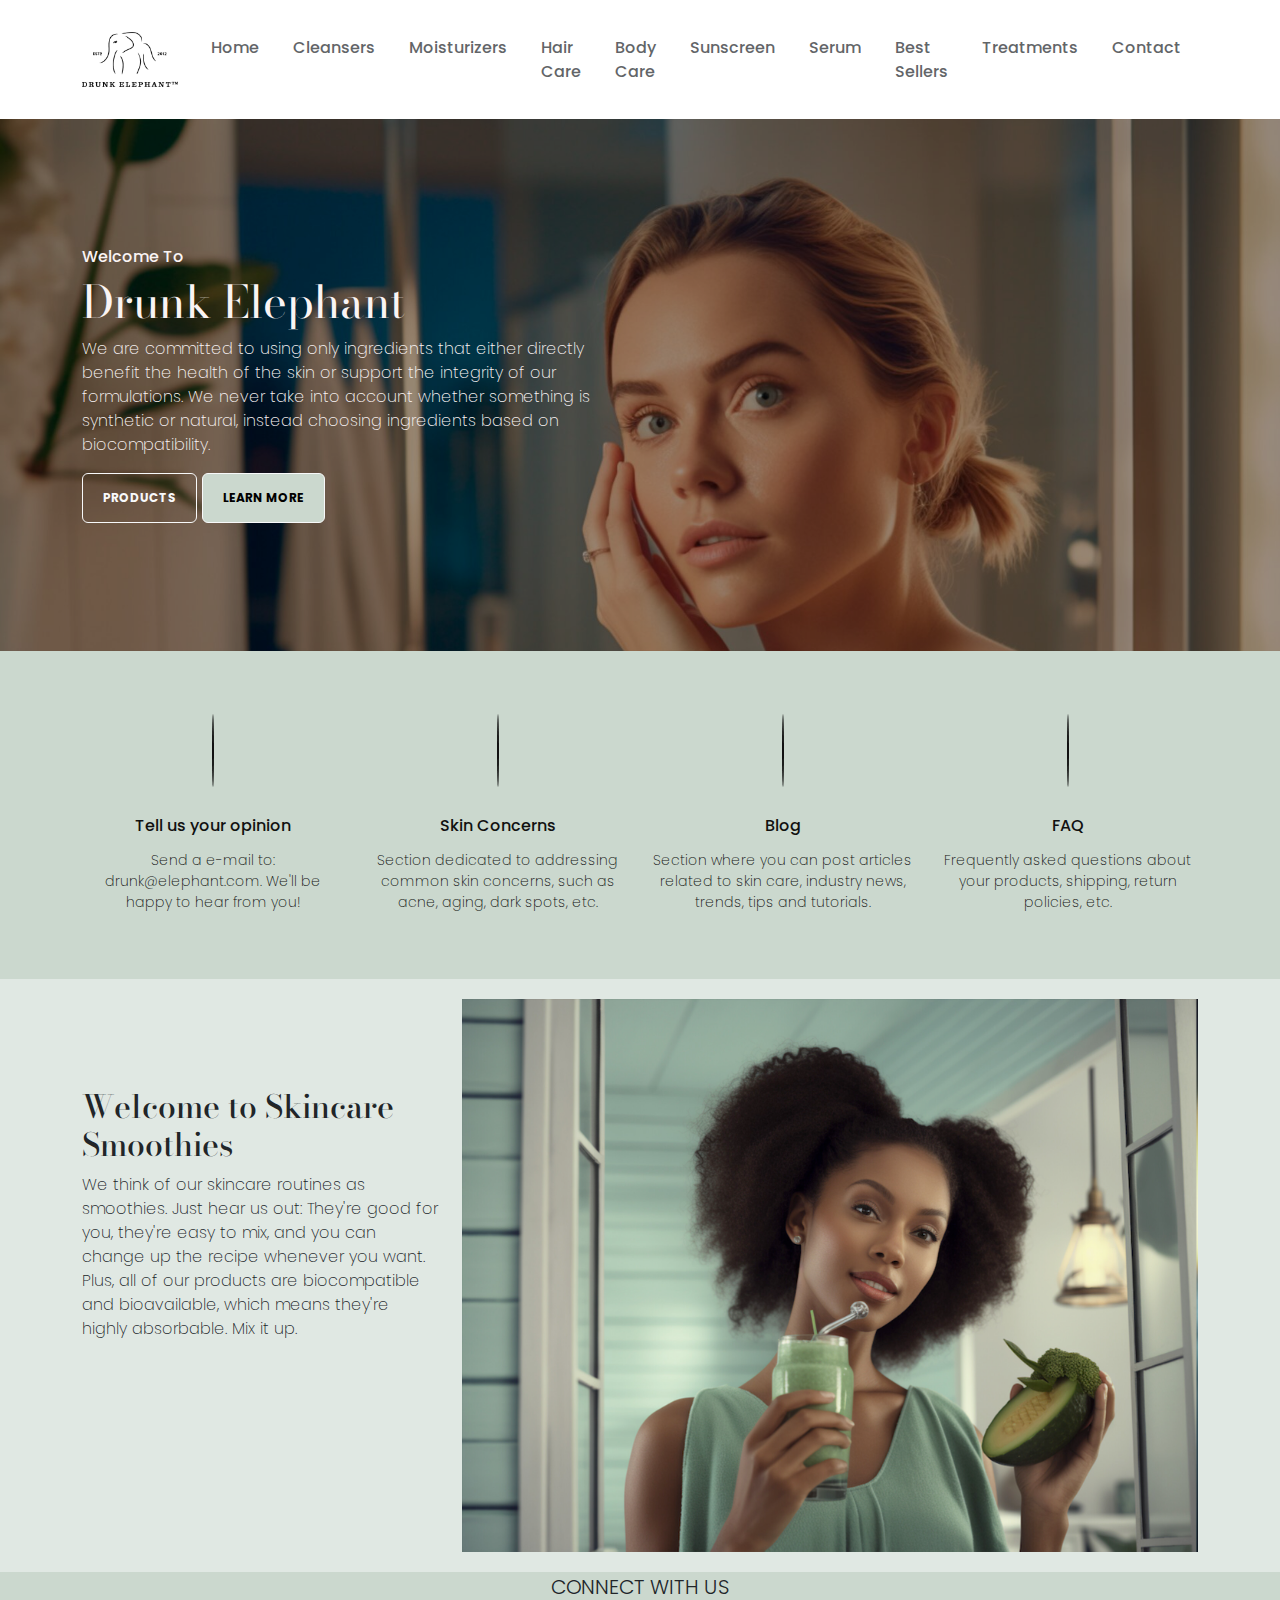
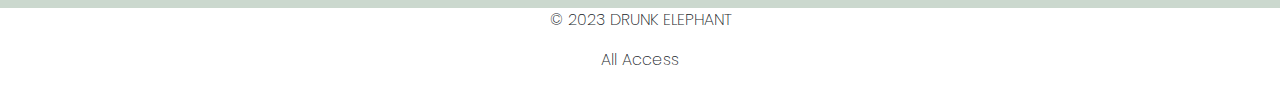
<file: index.html>
<!doctype html>
<html>
<head>
<meta charset="utf-8">
<meta name="viewport" content="width=device-width, initial-scale=1.0">
<title>Home Page - Drunk Elephant</title>
<link href="css/bootstrap.min.css" rel="stylesheet">
<link href="css/style.css" rel="stylesheet">
<link rel="stylesheet" href="https://maxst.icons8.com/vue-static/landings/line-awesome/line-awesome/1.3.0/css/line-awesome.min.css">
<link href="css/bootstrap-custom.css" rel="stylesheet">
<link href="img/logo.png" rel="icon">
	
<!--SEO -->	
<meta name="description" content="Welcome to Drunk Elephant's Skin Care website. Discover skin care routines, tips,
 and products for self-care. Join our community today!.">
<meta name="keywords" content="Drunk Elephant, Skin care products, Skin care routines, 
Tips, Tricks, Testimonies, Self-care, Community, Skincare, Website">
</head>
	
	

	<body>
		<header>
			<div class="container">
			
				<nav class="navbar navbar-expand-lg bg-light navbar-light">
	
					<a class="navbar-brand" href="index.html">
						<img src="img/logo.png" alt="logotipo" class="img-fluid" width="15%">
					</a>
					<button class="navbar-toggler" type="button" data-bs-toggle="collapse" data-bs-target="#navbarNav" aria-controls="navbarNav" aria-expanded="false" aria-label="Toggle navigation">
					<span class="navbar-toggler-icon"></span>
					</button>
					<div class="collapse navbar-collapse" id="navbarNav">
						<ul class="navbar-nav ms-auto">
							<li class="nav-item">
								<a class="nav-link " href="index.html">Home</a>
							</li>
							<li class="nav-item">
								<a class="nav-link " href="cleansers.html">Cleansers</a>
							</li>
							<li class="nav-item">
								<a class="nav-link" href="moisturizers.html">Moisturizers</a>
							</li>
							<li class="nav-item">
								<a class="nav-link " href="hair-care.html">Hair Care</a>
							</li>
							<li class="nav-item">
								<a class="nav-link " href="body-care.html">Body Care</a>
							</li>
							<li class="nav-item">
								<a class="nav-link " href="sunscreen.html">Sunscreen</a>
							</li>
							<li class="nav-item">
								<a class="nav-link " href="serum.html">Serum</a>
							</li>
							<li class="nav-item">
								<a class="nav-link " href="Bestsellers.html">Best Sellers</a>
							</li>
							<li class="nav-item">
								<a class="nav-link " href="Treatments.html">Treatments</a>
							</li>
							<li class="nav-item">
								<a class="nav-link" href="contact-us.html">Contact</a>
							</li>
							
						</ul>
					</div>
	
				</nav>
			
			</div>
	</header>
	
	<section id="hero">
		<div class="overlay">
			<div class="container">	
				<div class="row">
					<article class="col-lg-6 col-sm-12">

						<h6>Welcome To</h6>
						<h1>Drunk Elephant</h1>
						<p>We are committed to using only ingredients that either directly benefit the health of the skin or support the integrity of our formulations. We never take into account whether something is synthetic or natural, instead choosing ingredients based on biocompatibility.</p>

						<button type="button" class="btn btn-outline-light">Products</button>
						<button type="button" class="btn btn-light">Learn More</button>

					</article>

				</div>
			</div>
		</div>
	</section>
	
	<section id="icons" class="section">
		<div class="container">
			<div class="row">
				<article class="col-lg-3 col-sm-6 col-12">
					<i class="lar la-envelope"></i>
					<h3>Tell us your opinion</h3>
					<p>Send a e-mail to: drunk@elephant.com. We'll be happy to hear from you!</p>
				</article>
				<article class="col-lg-3 col-sm-6 col-12">
					<i class="lar la-question-circle"></i>
					<h3>Skin Concerns</h3>
					<p>Section dedicated to addressing common skin concerns, such as acne, aging, dark spots, etc.</p>
				</article>
				<article class="col-lg-3 col-sm-6 col-12">
					<i class="las la-pencil-alt"></i>
					<h3>Blog </h3>
					<p>Section where you can post articles related to skin care, industry news, trends, tips and tutorials.</p>
				</article>
				<article class="col-lg-3 col-sm-6 col-12">
					<i class="las la-highlighter"></i>
					<h3>FAQ</h3>
					<p> Frequently asked questions about your products, shipping, return policies, etc.</p>
				</article>
			</div>		
		
		</div>
	</section>
	
	
	<section id="welcome" class="section">
		<div class="container">
		
			<div class="row">

				<article class="col-lg-4 col-sm-12">
					<h2 class="titulo">Welcome to Skincare Smoothies</h2>
					<p> We think of our skincare routines as smoothies. Just hear us out: They're good for you, they're easy to mix, and you can change up the recipe whenever you want. Plus, all of our products are biocompatible and bioavailable, which means they're highly absorbable. Mix it up. 

					</p>
				</article>
				
				<article class="col-lg-8 col-sm-12">
					<img src="img/less_weight_smoothie girl .jpg" alt="welcome" class="img-fluid">
				</article>				
			</div>
		
		</div>
	</section>
	
	
<footer>
<section id="footer" class="bg-green"> 
	<div class="container-fluid">
	<div class="text-center">
	<div class="row">
	
	<article class="col-lg-4 col-sm-12 text-start">
	
	</article>
		
	<article class="col-lg-4 col-sm-12 text-center">
	<p>CONNECT WITH US</p>
	<i class="lab la-facebook"></i>
	<i class="lab la-twitter"></i>
	<i class="lab la-instagram"></i>
	</article>
	 
	<article class="col-lg-4 col-sm-12 text-start">
	
	</article>
		
	</div>
	
	</div>
	</div>
</section>
	
<section id="footer-2">
<div class="container-fluid">
<div class="text-center">

<p>© 2023 DRUNK ELEPHANT</p>
<p>All Access</p>
</div>
	
</div>
	
</section>
	

</footer>
	
<script src="js/jquery.min.js"></script>
<script src="js/bootstrap.min.js"></script>
	
<script async src="https://www.googletagmanager.com/gtag/js?id=G-4RVVC83RQL"></script>
<script>
  window.dataLayer = window.dataLayer || [];
  function gtag(){dataLayer.push(arguments);}
  gtag('js', new Date());

  gtag('config', 'G-4RVVC83RQL');
</script>
	
</body>
</html>
</file>
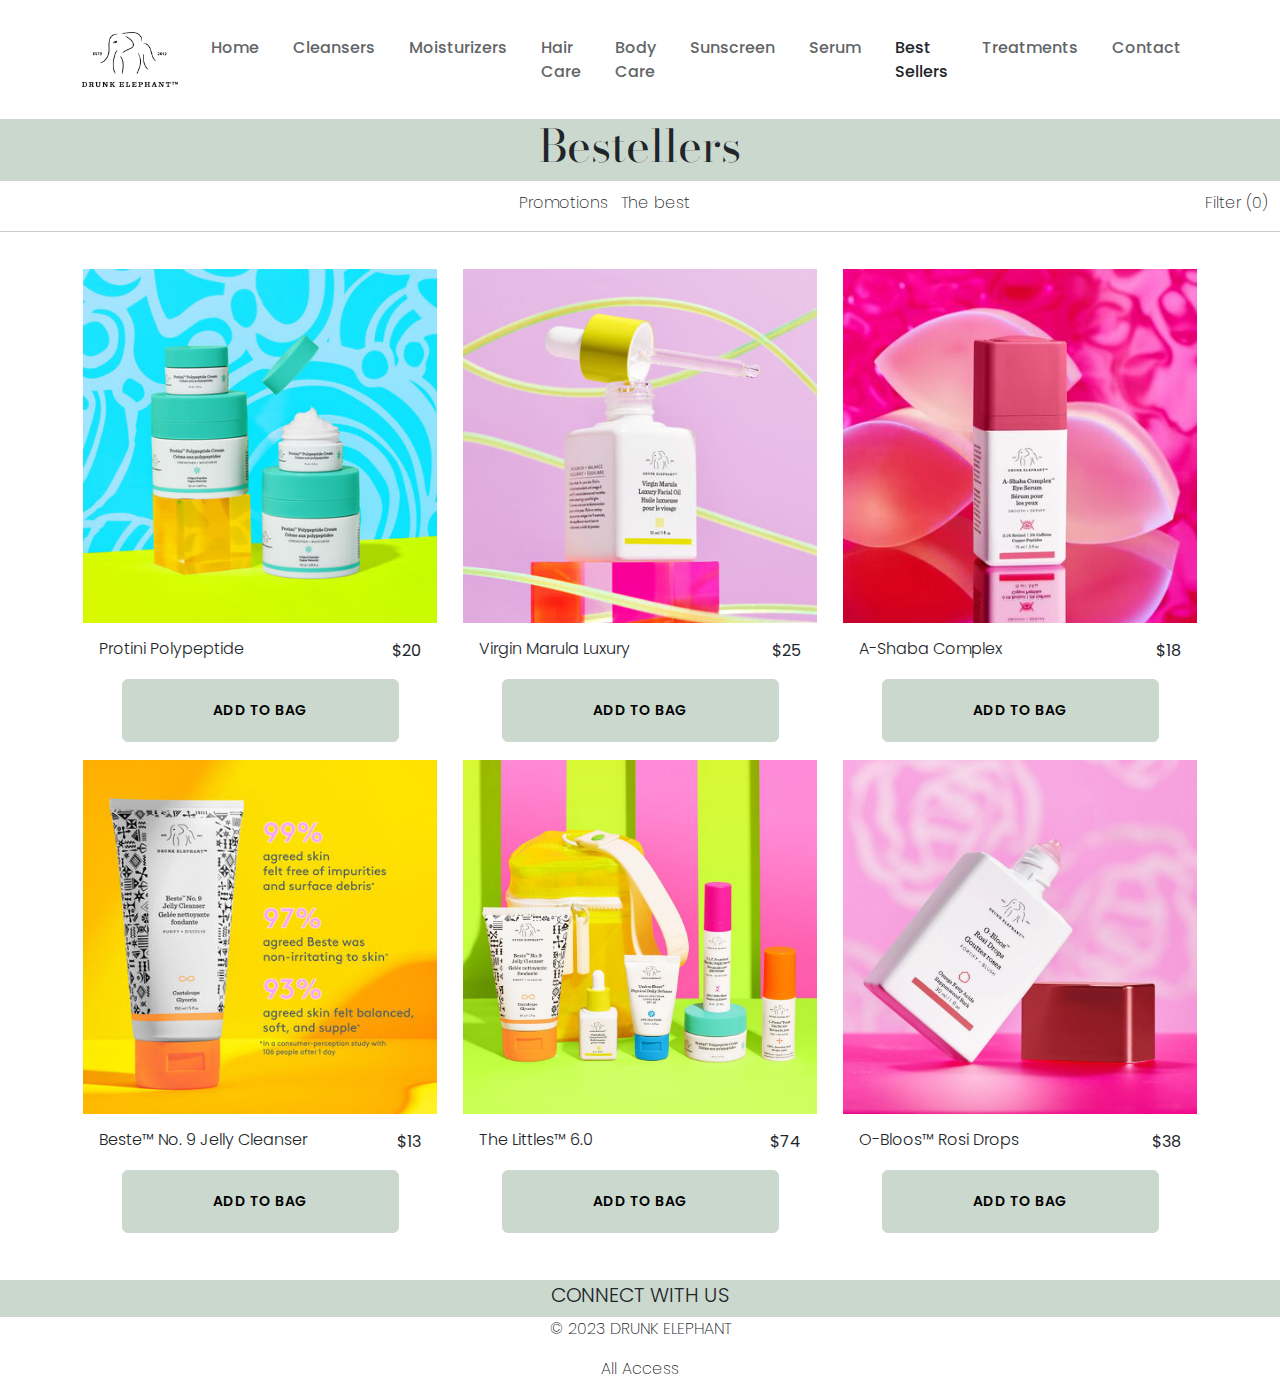
<file: Bestsellers.html>
<!doctype html>
<html>
<head>
<meta charset="utf-8">
<meta name="viewport" content="width=device-width, initial-scale=1.0">
<title>Bestsellers - Drunk Elephant</title>
<link href="css/bootstrap.min.css" rel="stylesheet">
<link href="css/style.css" rel="stylesheet">
<link rel="stylesheet" href="https://maxst.icons8.com/vue-static/landings/line-awesome/line-awesome/1.3.0/css/line-awesome.min.css">
<link href="css/bootstrap-custom.css" rel="stylesheet">
<link href="img/logo.png" rel="icon">
	
<!--SEO -->	
<meta name="description" content="Drunk Elephant customer products for all types of skin needs">
<meta name="keywords" content="Protini, Virgin, A-Shaba, Beste, The Littles, O-Bloos ">

	
</head>
	
	
<body>
	<header>
		<div class="container">
		
			<nav class="navbar navbar-expand-lg bg-light navbar-light">

				<a class="navbar-brand" href="index.html">
					<img src="img/logo.png" alt="logotipo" class="img-fluid" width="15%">
				</a>
				<button class="navbar-toggler" type="button" data-bs-toggle="collapse" data-bs-target="#navbarNav" aria-controls="navbarNav" aria-expanded="false" aria-label="Toggle navigation">
				<span class="navbar-toggler-icon"></span>
				</button>
				<div class="collapse navbar-collapse" id="navbarNav">
					<ul class="navbar-nav ms-auto">
						<li class="nav-item">
							<a class="nav-link " href="index.html">Home</a>
						</li>
						<li class="nav-item">
							<a class="nav-link " href="cleansers.html">Cleansers</a>
						</li>
						<li class="nav-item">
							<a class="nav-link" href="moisturizers.html">Moisturizers</a>
						</li>
						<li class="nav-item">
							<a class="nav-link " href="hair-care.html">Hair Care</a>
						</li>
						<li class="nav-item">
							<a class="nav-link " href="body-care.html">Body Care</a>
						</li>
						<li class="nav-item">
							<a class="nav-link " href="sunscreen.html">Sunscreen</a>
						</li>
						<li class="nav-item">
							<a class="nav-link " href="serum.html">Serum</a>
						</li>
						<li class="nav-item">
							<a class="nav-link active " href="Bestsellers.html">Best Sellers</a>
						</li>
						<li class="nav-item">
							<a class="nav-link " href="Treatments.html">Treatments</a>
						</li>
						<li class="nav-item">
							<a class="nav-link" href="contact-us.html">Contact</a>
						</li>
						
					</ul>
				</div>

			</nav>
		
		</div>
		<div class="container">
	<div class="row">
	
		
	<article class="col-lg-4 col-sm-12 text-end">
	
	</article>
	
	<article class="col-lg-4 col-sm-12 text-center">
	
	</article>
		
	<article class="col-lg-4 col-sm-12 text-end">
	<i class="las la-search"></i>
	<i class="las la-shopping-bag"></i>
	<i class="las la-user"></i>
	</article>
		
	</div>
		</div>
</header>
	
<section id ="bestsellers" class="bg-green"> 
	<div class="container">
	<div class="row">
	
		
	<article class="col-lg-4 col-sm-12 text-start">
	<i class="las la-bars"></i>
	</article>
	
	<article class="col-lg-4 col-sm-12 text-center">
	<h1>Bestellers</h1>
	</article>
		
	<article class="col-lg-4 col-sm-12 text-end">
	
	</article>

</div>
</div>
</section>
	
	<section id="sections">
	<div class="container-fluid">
		
		<ul class="list-inline text-center">
					<li class="list-inline-item ">Promotions</li>
					<li class="list-inline-item">The best</li>
					<li class="list-inline-item float-end">Filter (0)</li>
				</ul>
		

			
		
	 </div>
		<hr>
	</section>

<section id="row">
	<div class="container">	
		<div class="text-center">
		<div class="row"> 
			<article class="col-lg-4 col-sm-6 col-12">
			<div class="card">
			<img src="img/Protini_Angled_Shot.png" alt="deodorant" class="image-fluid" >
			<div class="card-body">
				<div class="row">
								<article class="col-lg-10 col-sm-12 text-start">
									<h5>Protini Polypeptide</h5>
							
								</article>
								<article class="col-lg-2 col-sm-12 text-end">
									<p>$20</p>
								</article>
							</div>
				<div class="text-center">
					<a href="#" class="btn btn-primary mt-10 bg-green"> ADD TO BAG</a>
				</div>
			
			</div>
			</div>
			</article>
			
			<article class="col-lg-4 col-sm-6 col-12 text-start">
			<div class="card">
			<img src="img/VMO_AngledProductShot_forCollectionPage.png" alt="erase-micellar-water" class="image-fluid">
			<div class="card-body">
				<div class="row">
								<article class="col-lg-10 col-sm-12 text-start">
									<h5>Virgin Marula Luxury</h5>
							
								</article>
								<article class="col-lg-2 col-sm-12 text-end">
									<p>$25</p>
								</article>
							</div>
			<div class="text-center">
					<a href="#" class="btn btn-primary mt-10 bg-green"> ADD TO BAG</a>
				</div>
			</div>
			</div>
			</article>
			
			
			
			<article class="col-lg-4 col-sm-6 col-12 text-start">
			<div class="card">
			<img src="img/A-SHABA_SERUM_PLP.png" alt="lotion" class="image-fluid">
			<div class="card-body">
				<div class="row">
								<article class="col-lg-10 col-sm-12">
									<h5>A-Shaba Complex</h5>
							
								</article>
								<article class="col-lg-2 col-sm-12 text-end">
									<p>$18</p>
								</article>
							
				<div class="text-center">
			<a href="#" class="btn btn-primary mt-10 bg-green"> ADD TO BAG</a>
			</div>
			</div>
			</div>
			</div>
			</article>
			
			<article class="col-lg-4 col-sm-6 col-12 text-start">
			<div class="card">
			<img src="img/Beste_Cleanser_Angled_Shot.png" alt="scrub" class="image-fluid">
			<div class="card-body">
				<div class="row">
								<article class="col-lg-10 col-sm-12">
									<h5>Beste™ No. 9 Jelly Cleanser</h5>
							
								</article>
								<article class="col-lg-2 col-sm-12 text-end">
									<p>$13</p>
								</article>
							
				<div class="text-center">
			<a href="#" class="btn btn-primary mt-10 bg-green"> ADD TO BAG</a>
			</div>
			</div>
			</div>
			</div>
			</article>
			
			<article class="col-lg-4 col-sm-6 col-12 text-start">
			<div class="card">
			<img src="img/Littles_6.0_Hover_Collection_Page_Image.png" alt="lotion" class="image-fluid">
			<div class="card-body">
				<div class="row">
								<article class="col-lg-10 col-sm-12">
									<h5>The Littles™ 6.0</h5>
							
								</article>
								<article class="col-lg-2 col-sm-12 text-end">
									<p>$74</p>
								</article>
							
				<div class="text-center">
			<a href="#" class="btn btn-primary mt-10 bg-green"> ADD TO BAG</a>
			</div>
			</div>
			</div>
			</div>
			</article>
			
			<article class="col-lg-4 col-sm-6 col-12 text-start">
			<div class="card">
			<img src="img/O-Bloos_Angled_Shot_new.png" alt="cleanser" class="image-fluid">
			<div class="card-body">
				<div class="row">
								<article class="col-lg-10 col-sm-12">
									<h5>O-Bloos™ Rosi Drops</h5>
							
								</article>
								<article class="col-lg-2 col-sm-12 text-end">
									<p>$38</p>
								</article>
							
				<div class="text-center">
			<a href="#" class="btn btn-primary mt-10 bg-green"> ADD TO BAG</a>
			</div>
			</div>
			</div>
			</div>
			</article>
			
			</div>
			</div>
			</div>
			</section>
			
			


<footer>
<section id="footer" class="bg-green"> 
	<div class="container-fluid">
	<div class="text-center">
	<div class="row">
	
	<article class="col-lg-4 col-sm-12 text-start">
	
	</article>
		
	<article class="col-lg-4 col-sm-12 text-center">
	<p>CONNECT WITH US</p>
	<i class="lab la-facebook"></i>
	<i class="lab la-twitter"></i>
	<i class="lab la-instagram"></i>
	</article>
	 
	<article class="col-lg-4 col-sm-12 text-start">
	
	</article>
		
	</div>
	
	</div>
	</div>
</section>
	
<section id="footer-2">
<div class="container-fluid">
<div class="text-center">

<p>© 2023 DRUNK ELEPHANT</p>
<p>All Access</p>
</div>
	
</div>
	
</section>
	

</footer>
	
<script src="js/jquery.min.js"></script>
<script src="js/bootstrap.min.js"></script>
	
<script async src="https://www.googletagmanager.com/gtag/js?id=G-4RVVC83RQL"></script>
<script>
  window.dataLayer = window.dataLayer || [];
  function gtag(){dataLayer.push(arguments);}
  gtag('js', new Date());

  gtag('config', 'G-4RVVC83RQL');
</script>
	
</body>
</html>
</file>
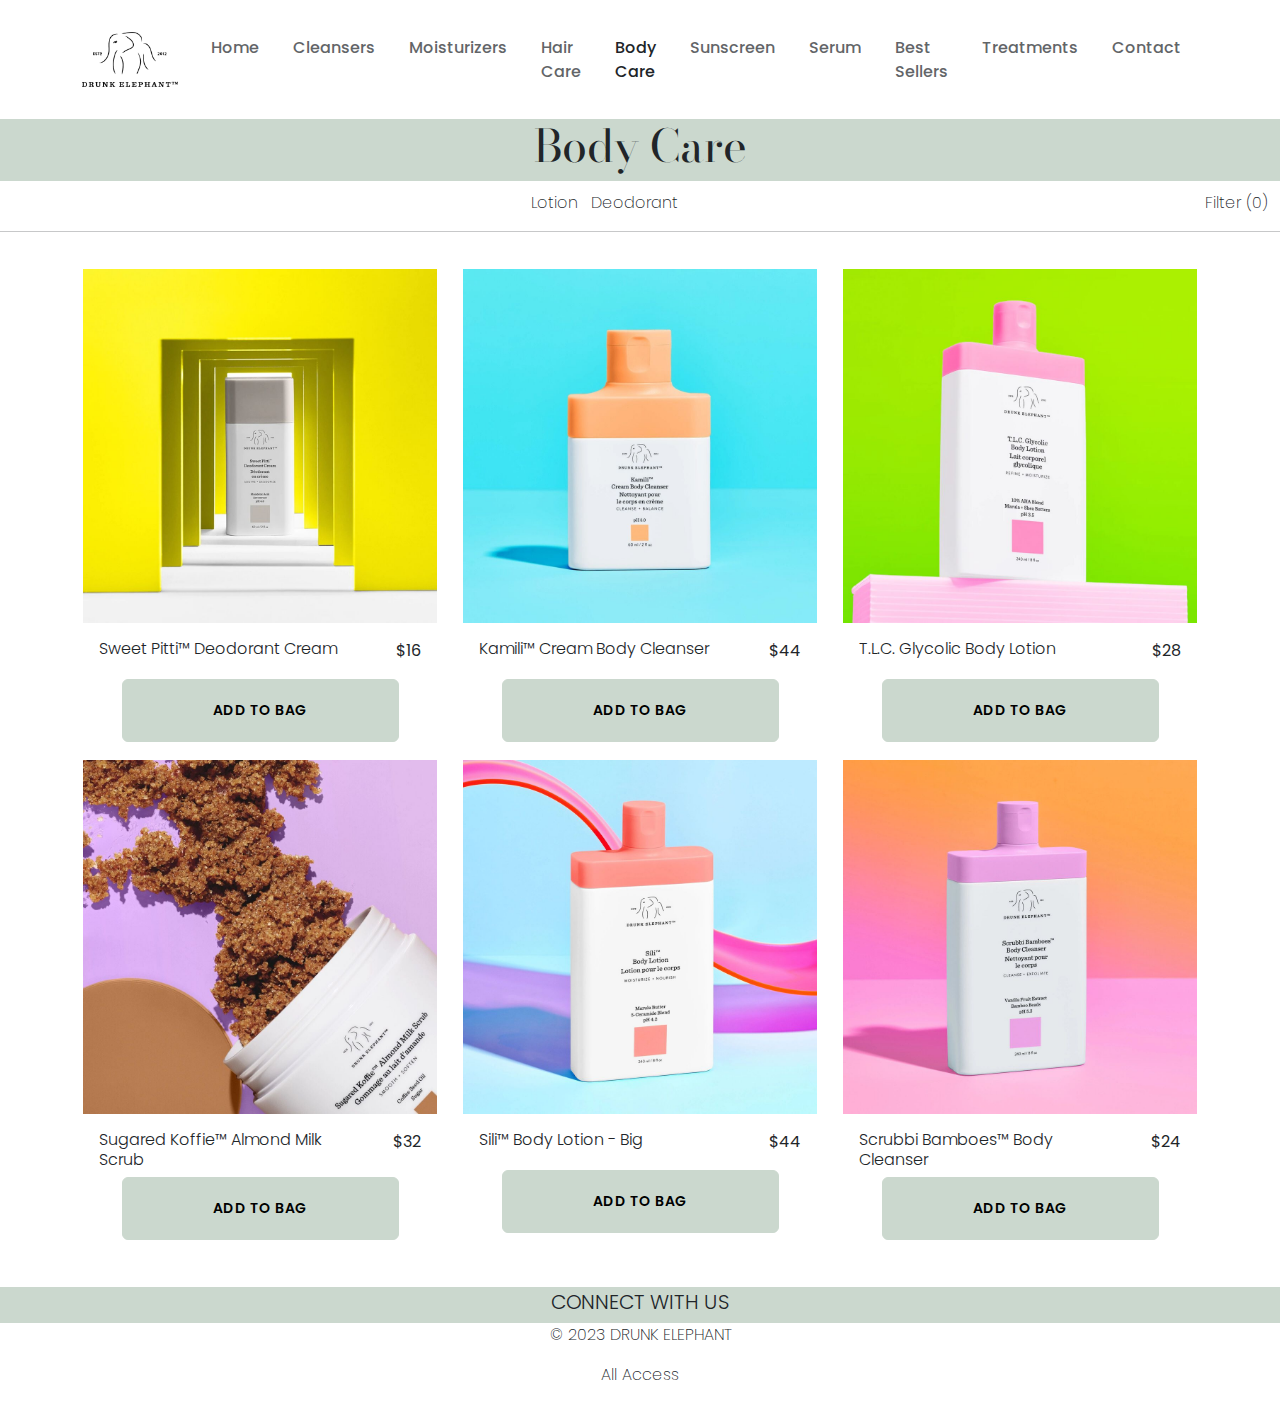
<file: body-care.html>
<!doctype html>
<html>
<head>
<meta charset="utf-8">
<meta name="viewport" content="width=device-width, initial-scale=1.0">
<title>Body Care - Drunk Elephant</title>
<link href="css/bootstrap.min.css" rel="stylesheet">
<link href="css/style.css" rel="stylesheet">
<link rel="stylesheet" href="https://maxst.icons8.com/vue-static/landings/line-awesome/line-awesome/1.3.0/css/line-awesome.min.css">
<link href="css/bootstrap-custom.css" rel="stylesheet">
<link href="img/logo.png" rel="icon">
	
<!--SEO -->	
<meta name="description" content="Body Care prodcuts from Drunk Elephant for all skin types and needs">
<meta name="keywords" content="body care, lotion, moisturizer, scrub, drunk elephant, cream, deodorant, care">

	
</head>
	
	
<body>
	<header>
		<div class="container">
		
			<nav class="navbar navbar-expand-lg bg-light navbar-light">

				<a class="navbar-brand" href="index.html">
					<img src="img/logo.png" alt="logotipo" class="img-fluid" width="15%">
				</a>
				<button class="navbar-toggler" type="button" data-bs-toggle="collapse" data-bs-target="#navbarNav" aria-controls="navbarNav" aria-expanded="false" aria-label="Toggle navigation">
				<span class="navbar-toggler-icon"></span>
				</button>
				<div class="collapse navbar-collapse" id="navbarNav">
					<ul class="navbar-nav ms-auto">
						<li class="nav-item">
							<a class="nav-link " href="index.html">Home</a>
						</li>
						<li class="nav-item">
							<a class="nav-link " href="cleansers.html">Cleansers</a>
						</li>
						<li class="nav-item">
							<a class="nav-link" href="moisturizers.html">Moisturizers</a>
						</li>
						<li class="nav-item">
							<a class="nav-link " href="hair-care.html">Hair Care</a>
						</li>
						<li class="nav-item">
							<a class="nav-link active" href="body-care.html">Body Care</a>
						</li>
						<li class="nav-item">
							<a class="nav-link " href="sunscreen.html">Sunscreen</a>
						</li>
						<li class="nav-item">
							<a class="nav-link " href="serum.html">Serum</a>
						</li>
						<li class="nav-item">
							<a class="nav-link " href="Bestsellers.html">Best Sellers</a>
						</li>
						<li class="nav-item">
							<a class="nav-link " href="Treatments.html">Treatments</a>
						</li>
						<li class="nav-item">
							<a class="nav-link" href="contact-us.html">Contact</a>
						</li>
						
					</ul>
				</div>

			</nav>
		
		</div>
		<div class="container">
	<div class="row">
	
		
	<article class="col-lg-4 col-sm-12 text-end">
	
	</article>
	
	<article class="col-lg-4 col-sm-12 text-center">
	
	</article>
		
	<article class="col-lg-4 col-sm-12 text-end">
	<i class="las la-search"></i>
	<i class="las la-shopping-bag"></i>
	<i class="las la-user"></i>
	</article>
		
	</div>
		</div>
</header>
	
<section id ="body-care" class="bg-green"> 
	<div class="container">
	<div class="row">
	
		
	<article class="col-lg-4 col-sm-12 text-start">
	<i class="las la-bars"></i>
	</article>
	
	<article class="col-lg-4 col-sm-12 text-center">
	<h1>Body Care</h1>
	</article>
		
	<article class="col-lg-4 col-sm-12 text-end">
	
	</article>

</div>
</div>
</section>
	
	<section id="sections">
	<div class="container-fluid">
		
		<ul class="list-inline text-center">
					<li class="list-inline-item ">Lotion</li>
					<li class="list-inline-item">Deodorant</li>
					<li class="list-inline-item float-end">Filter (0)</li>
				</ul>
		

			
		
	 </div>
		<hr>
	</section>

<section id="row">
	<div class="container">	
		<div class="text-center">
		<div class="row"> 
			<article class="col-lg-4 col-sm-6 col-12">
			<div class="card">
			<img src="img/7.jpeg" alt="deodorant" class="image-fluid" >
			<div class="card-body">
				<div class="row">
								<article class="col-lg-10 col-sm-12 text-start">
									<h5>Sweet Pitti™ Deodorant Cream</h5>
							
								</article>
								<article class="col-lg-2 col-sm-12 text-end">
									<p>$16</p>
								</article>
							</div>
				<div class="text-center">
					<a href="#" class="btn btn-primary mt-10 bg-green"> ADD TO BAG</a>
				</div>
			
			</div>
			</div>
			</article>
			
			<article class="col-lg-4 col-sm-6 col-12 text-start">
			<div class="card">
			<img src="img/8.jpg" alt="erase-micellar-water" class="image-fluid">
			<div class="card-body">
				<div class="row">
								<article class="col-lg-10 col-sm-12 text-start">
									<h5>Kamili™ Cream Body Cleanser</h5>
							
								</article>
								<article class="col-lg-2 col-sm-12 text-end">
									<p>$44</p>
								</article>
							</div>
			<div class="text-center">
					<a href="#" class="btn btn-primary mt-10 bg-green"> ADD TO BAG</a>
				</div>
			</div>
			</div>
			</article>
			
			
			
			<article class="col-lg-4 col-sm-6 col-12 text-start">
			<div class="card">
			<img src="img/9.jpeg" alt="lotion" class="image-fluid">
			<div class="card-body">
				<div class="row">
								<article class="col-lg-10 col-sm-12">
									<h5>T.L.C. Glycolic Body Lotion</h5>
							
								</article>
								<article class="col-lg-2 col-sm-12 text-end">
									<p>$28</p>
								</article>
							
				<div class="text-center">
			<a href="#" class="btn btn-primary mt-10 bg-green"> ADD TO BAG</a>
			</div>
			</div>
			</div>
			</div>
			</article>
			
			<article class="col-lg-4 col-sm-6 col-12 text-start">
			<div class="card">
			<img src="img/10.jpg" alt="scrub" class="image-fluid">
			<div class="card-body">
				<div class="row">
								<article class="col-lg-10 col-sm-12">
									<h5>Sugared Koffie™ Almond Milk Scrub</h5>
							
								</article>
								<article class="col-lg-2 col-sm-12 text-end">
									<p>$32</p>
								</article>
							
				<div class="text-center">
			<a href="#" class="btn btn-primary mt-10 bg-green"> ADD TO BAG</a>
			</div>
			</div>
			</div>
			</div>
			</article>
			
			<article class="col-lg-4 col-sm-6 col-12 text-start">
			<div class="card">
			<img src="img/11.jpg" alt="lotion" class="image-fluid">
			<div class="card-body">
				<div class="row">
								<article class="col-lg-10 col-sm-12">
									<h5>Sili™ Body Lotion - Big</h5>
							
								</article>
								<article class="col-lg-2 col-sm-12 text-end">
									<p>$44</p>
								</article>
							
				<div class="text-center">
			<a href="#" class="btn btn-primary mt-10 bg-green"> ADD TO BAG</a>
			</div>
			</div>
			</div>
			</div>
			</article>
			
			<article class="col-lg-4 col-sm-6 col-12 text-start">
			<div class="card">
			<img src="img/12.jpg" alt="cleanser" class="image-fluid">
			<div class="card-body">
				<div class="row">
								<article class="col-lg-10 col-sm-12">
									<h5>Scrubbi Bamboes™ Body Cleanser</h5>
							
								</article>
								<article class="col-lg-2 col-sm-12 text-end">
									<p>$24</p>
								</article>
							
				<div class="text-center">
			<a href="#" class="btn btn-primary mt-10 bg-green"> ADD TO BAG</a>
			</div>
			</div>
			</div>
			</div>
			</article>
			
			</div>
			</div>
			</div>
			</section>
			
			


<footer>
<section id="footer" class="bg-green"> 
	<div class="container-fluid">
	<div class="text-center">
	<div class="row">
	
	<article class="col-lg-4 col-sm-12 text-start">
	
	</article>
		
	<article class="col-lg-4 col-sm-12 text-center">
	<p>CONNECT WITH US</p>
	<i class="lab la-facebook"></i>
	<i class="lab la-twitter"></i>
	<i class="lab la-instagram"></i>
	</article>
	 
	<article class="col-lg-4 col-sm-12 text-start">
	
	</article>
		
	</div>
	
	</div>
	</div>
</section>
	
<section id="footer-2">
<div class="container-fluid">
<div class="text-center">

<p>© 2023 DRUNK ELEPHANT</p>
<p>All Access</p>
</div>
	
</div>
	
</section>
	

</footer>
	
<script src="js/jquery.min.js"></script>
<script src="js/bootstrap.min.js"></script>
	
<script async src="https://www.googletagmanager.com/gtag/js?id=G-4RVVC83RQL"></script>
<script>
  window.dataLayer = window.dataLayer || [];
  function gtag(){dataLayer.push(arguments);}
  gtag('js', new Date());

  gtag('config', 'G-4RVVC83RQL');
</script>
	
</body>
</html>
</file>
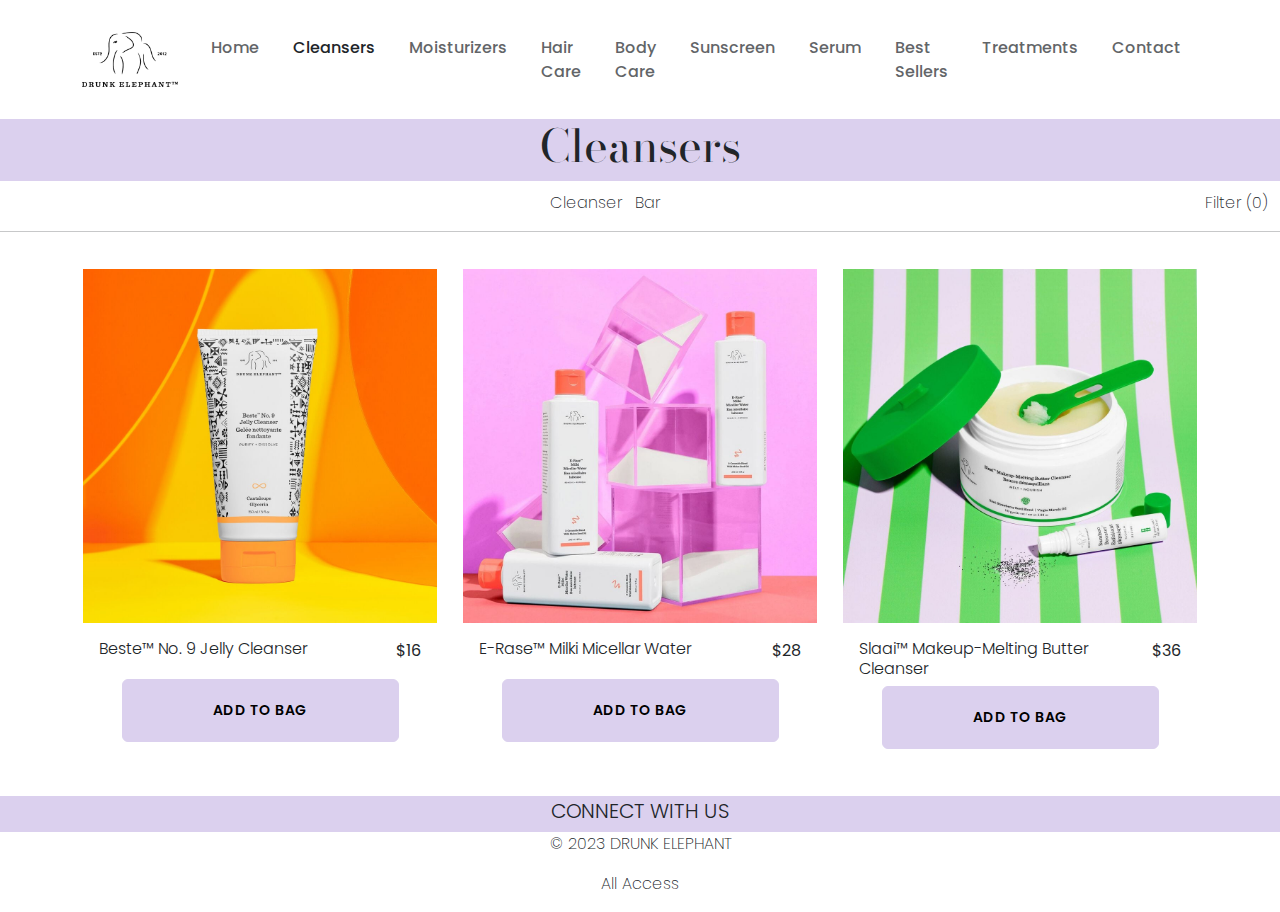
<file: cleansers.html>
<!doctype html>
<html>
<head>
<meta charset="utf-8">
<meta name="viewport" content="width=device-width, initial-scale=1.0">
<title>Cleansers - Drunk Elephant</title>
<link href="css/bootstrap.min.css" rel="stylesheet">
<link href="css/style.css" rel="stylesheet">
<link rel="stylesheet" href="https://maxst.icons8.com/vue-static/landings/line-awesome/line-awesome/1.3.0/css/line-awesome.min.css">
<link href="css/bootstrap-custom.css" rel="stylesheet">
<link href="img/logo.png" rel="icon">
	
<!--SEO -->		
<meta name="description" content="Cleanser prodcuts from Drunk Elephant for all skin types and needs">
<meta name="keywords" content="skin care, cleaner, bar, skin, drunk elephant, clean, care">	

</head>
	
	
<body>
	<header>
		<div class="container">
		
			<nav class="navbar navbar-expand-lg bg-light navbar-light">

				<a class="navbar-brand" href="index.html">
					<img src="img/logo.png" alt="logotipo" class="img-fluid" width="15%">
				</a>
				<button class="navbar-toggler" type="button" data-bs-toggle="collapse" data-bs-target="#navbarNav" aria-controls="navbarNav" aria-expanded="false" aria-label="Toggle navigation">
				<span class="navbar-toggler-icon"></span>
				</button>
				<div class="collapse navbar-collapse" id="navbarNav">
					<ul class="navbar-nav ms-auto">
						<li class="nav-item">
							<a class="nav-link " href="index.html">Home</a>
						</li>
						<li class="nav-item">
							<a class="nav-link active " href="cleansers.html">Cleansers</a>
						</li>
						<li class="nav-item">
							<a class="nav-link" href="moisturizers.html">Moisturizers</a>
						</li>
						<li class="nav-item">
							<a class="nav-link " href="hair-care.html">Hair Care</a>
						</li>
						<li class="nav-item">
							<a class="nav-link " href="body-care.html">Body Care</a>
						</li>
						<li class="nav-item">
							<a class="nav-link " href="sunscreen.html">Sunscreen</a>
						</li>
						<li class="nav-item">
							<a class="nav-link " href="serum.html">Serum</a>
						</li>
						<li class="nav-item">
							<a class="nav-link " href="Bestsellers.html">Best Sellers</a>
						</li>
						<li class="nav-item">
							<a class="nav-link " href="Treatments.html">Treatments</a>
						</li>
						<li class="nav-item">
							<a class="nav-link" href="contact-us.html">Contact</a>
						</li>
						
					</ul>
				</div>

			</nav>
		
		</div>
		<div class="container">
	<div class="row">
	
		
	<article class="col-lg-4 col-sm-12 text-end">
	
	</article>
	
	<article class="col-lg-4 col-sm-12 text-center">
	
	</article>
		
	<article class="col-lg-4 col-sm-12 text-end">
	<i class="las la-search"></i>
	<i class="las la-shopping-bag"></i>
	<i class="las la-user"></i>
	</article>
		
	</div>
		</div>
</header>
	
<section id ="cleanser" class="bg-purple"> 
	<div class="container">
	<div class="row">
	
		
	<article class="col-lg-4 col-sm-12 text-start">
	<i class="las la-bars"></i>
	</article>
	
	<article class="col-lg-4 col-sm-12 text-center">
	<h1>Cleansers</h1>
	</article>
		
	<article class="col-lg-4 col-sm-12 text-end">
	
	</article>

</div>
</div>
</section>
	
	<section id="sections">
	<div class="container-fluid">
		
		<ul class="list-inline text-center">
					<li class="list-inline-item ">Cleanser</li>
					<li class="list-inline-item">Bar</li>
					<li class="list-inline-item float-end">Filter (0)</li>
				</ul>
		

			
		
	 </div>
		<hr>
	</section>

<section id="row">
	<div class="container">	
		<div class="text-center">
		<div class="row"> 
			<article class="col-lg-4 col-sm-6 col-12">
			<div class="card">
			<img src="img/beste1.jpg" alt="beste-cleanser" class="image-fluid" >
			<div class="card-body">
				<div class="row">
								<article class="col-lg-10 col-sm-12 text-start">
									<h5>Beste™ No. 9 Jelly Cleanser</h5>
							
								</article>
								<article class="col-lg-2 col-sm-12 text-end">
									<p>$16</p>
								</article>
							</div>
				<div class="text-center">
					<a href="#" class="btn btn-primary mt-10 bg-purple"> ADD TO BAG</a>
				</div>
			
			</div>
			</div>
			</article>
			
			<article class="col-lg-4 col-sm-6 col-12 text-start">
			<div class="card">
			<img src="img/erase.jpeg" alt="erase-micellar-water" class="image-fluid">
			<div class="card-body">
				<div class="row">
								<article class="col-lg-10 col-sm-12 text-start">
									<h5>E-Rase™ Milki Micellar Water</h5>
							
								</article>
								<article class="col-lg-2 col-sm-12 text-end">
									<p>$28</p>
								</article>
							</div>
			<div class="text-center">
					<a href="#" class="btn btn-primary mt-10 bg-purple"> ADD TO BAG</a>
				</div>
			</div>
			</div>
			</article>
			
			
			
			<article class="col-lg-4 col-sm-6 col-12 text-start">
			<div class="card">
			<img src="img/slaai.jpg" alt="slaii-cleanser" class="image-fluid">
			<div class="card-body">
				<div class="row">
								<article class="col-lg-10 col-sm-12">
									<h5>Slaai™ Makeup-Melting Butter Cleanser</h5>
							
								</article>
								<article class="col-lg-2 col-sm-12 text-end">
									<p>$36</p>
								</article>
							
				<div class="text-center">
			<a href="#" class="btn btn-primary mt-10 bg-purple"> ADD TO BAG</a>
			</div>
			</div>
			</div>
			</div>
			</article>
			</div>
			</div>
			</div>
			</section>
			
			


<footer>
<section id="footer" class="bg-purple"> 
	<div class="container-fluid">
	<div class="text-center">
	<div class="row">
	
	<article class="col-lg-4 col-sm-12 text-start">
	
	</article>
		
	<article class="col-lg-4 col-sm-12 text-center">
	<p>CONNECT WITH US</p>
	<i class="lab la-facebook"></i>
	<i class="lab la-twitter"></i>
	<i class="lab la-instagram"></i>
	</article>
	 
	<article class="col-lg-4 col-sm-12 text-start">
	
	</article>
		
	</div>
	
	</div>
	</div>
</section>
	
<section id="footer-2">
<div class="container-fluid">
<div class="text-center">

<p>© 2023 DRUNK ELEPHANT</p>
<p>All Access</p>
</div>
	
</div>
	
</section>
	

</footer>
	
<script src="js/jquery.min.js"></script>
<script src="js/bootstrap.min.js"></script>
	
	
<script async src="https://www.googletagmanager.com/gtag/js?id=G-4RVVC83RQL"></script>
<script>
  window.dataLayer = window.dataLayer || [];
  function gtag(){dataLayer.push(arguments);}
  gtag('js', new Date());

  gtag('config', 'G-4RVVC83RQL');
</script>
	
</body>
</html>
</file>
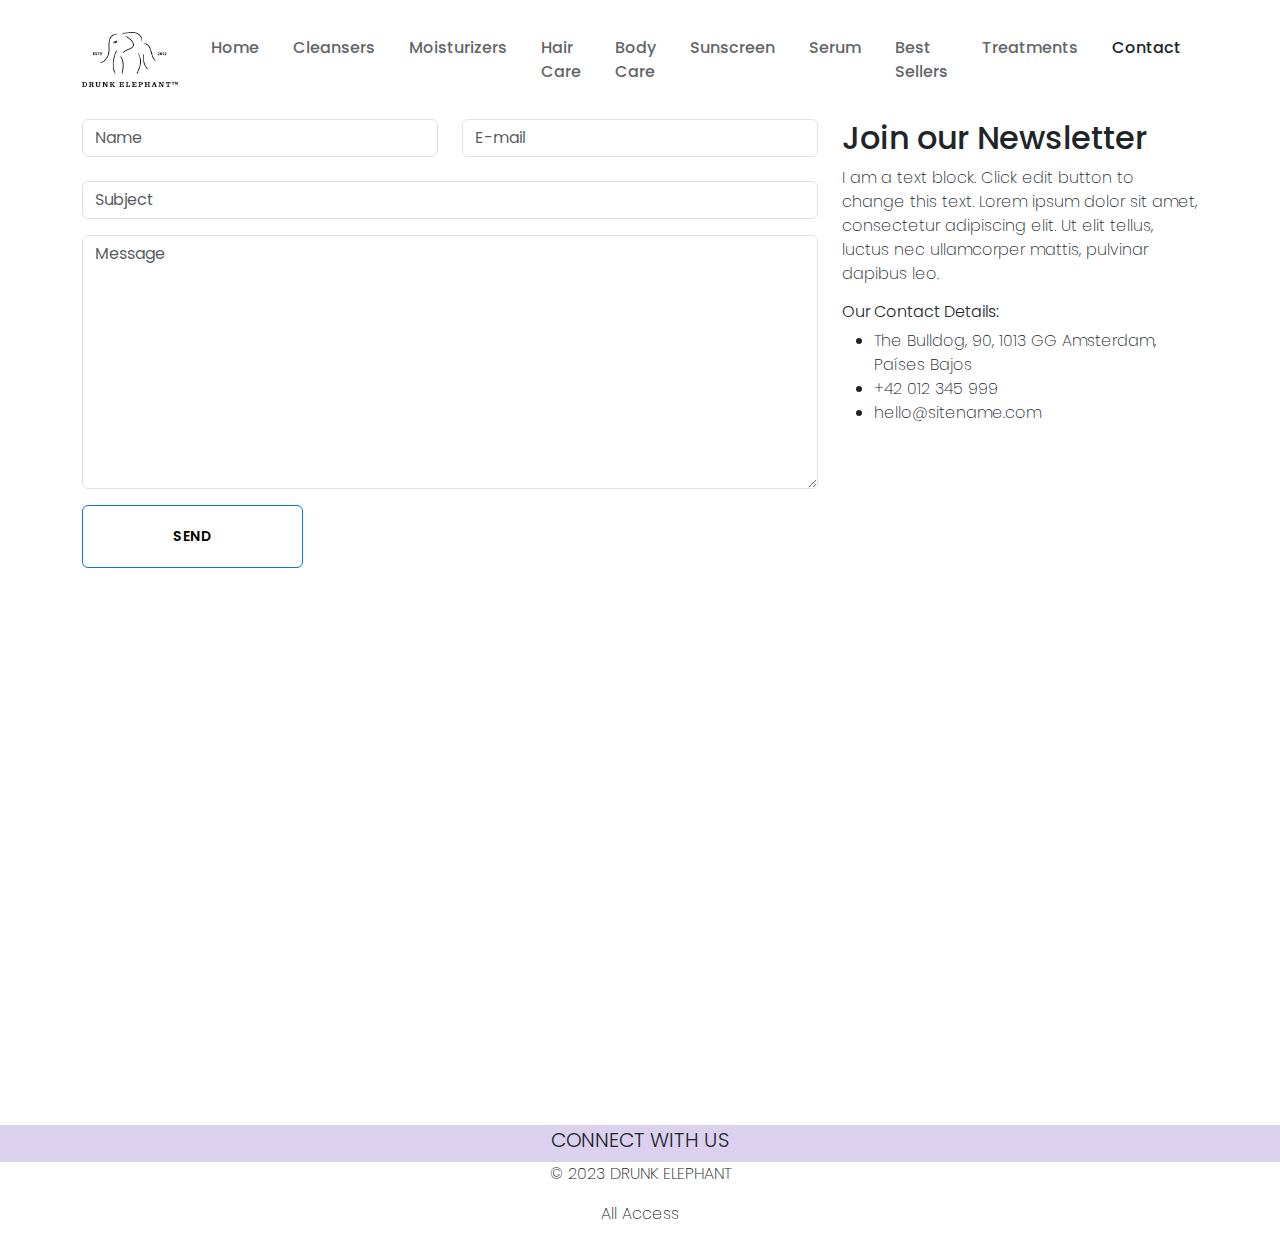
<file: contact-us.html>
<!doctype html>
<html>
<head>
<meta charset="utf-8">
<meta name="viewport" content="width=device-width, initial-scale=1.0">
<title>Contact Us - Drunk Elephant</title>
<link href="css/bootstrap.min.css" rel="stylesheet">
<link href="css/style.css" rel="stylesheet">
<link rel="stylesheet" href="https://maxst.icons8.com/vue-static/landings/line-awesome/line-awesome/1.3.0/css/line-awesome.min.css">
<link href="css/bootstrap-custom.css" rel="stylesheet">
<link href="img/logo.png" rel="icon">
	
<!--SEO -->	
<meta name="description" content="Welcome to Drunk Elephant's Skin Care website. Discover skin care routines, tips,
 and products for self-care. Join our community today! Summer, Essentials, Products.">
<meta name="keywords" content="Drunk Elephant, Skin care products, Skin care routines, 
Tips, Tricks, Testimonies, Self-care, Community, Skincare, Website, Drunk Elephants Product, Product, Sale, Summer, Essentials">

</head>

	
<body>
	
    <header>
        <div class="container">
        
            <nav class="navbar navbar-expand-lg bg-light navbar-light">

                <a class="navbar-brand" href="index.html">
                    <img src="img/logo.png" alt="logotipo" class="img-fluid" width="15%">
                </a>
                <button class="navbar-toggler" type="button" data-bs-toggle="collapse" data-bs-target="#navbarNav" aria-controls="navbarNav" aria-expanded="false" aria-label="Toggle navigation">
                <span class="navbar-toggler-icon"></span>
                </button>
                <div class="collapse navbar-collapse" id="navbarNav">
                    <ul class="navbar-nav ms-auto">
                        <li class="nav-item">
                            <a class="nav-link " href="index.html">Home</a>
                        </li>
                        <li class="nav-item">
                            <a class="nav-link " href="cleansers.html">Cleansers</a>
                        </li>
                        <li class="nav-item">
                            <a class="nav-link" href="moisturizers.html">Moisturizers</a>
                        </li>
                        <li class="nav-item">
                            <a class="nav-link " href="hair-care.html">Hair Care</a>
                        </li>
                        <li class="nav-item">
                            <a class="nav-link " href="body-care.html">Body Care</a>
                        </li>
                        <li class="nav-item">
                            <a class="nav-link " href="sunscreen.html">Sunscreen</a>
                        </li>
                        <li class="nav-item">
                            <a class="nav-link " href="serum.html">Serum</a>
                        </li>
                        <li class="nav-item">
                            <a class="nav-link " href="Bestsellers.html">Best Sellers</a>
                        </li>
                        <li class="nav-item">
                            <a class="nav-link " href="Treatments.html">Treatments</a>
                        </li>
                        <li class="nav-item">
                            <a class="nav-link active" href="contact-us.html">Contact</a>
                        </li>
                        
                    </ul>
                </div>

            </nav>
        
        </div>
</header>
	
	
<section id="contact" class="section">
    <div class="container">
        <div class="row">
        <article class="col-lg-8 col-sm-6 col-12">
            <form action="">

                <div class="row mb-3">
                    <article class="col-lg-6 col-sm-12">
                        <input type="text" name="Name" placeholder="Name" class="form-control">

                    </article>

                    <article class="col-lg-6 col-sm-12 mb-2">
                        <input type="text" name="email" placeholder="E-mail" class="form-control">

                    </article>
                </div>

                <div class="row mb-3">
                    <article class="article col-lg-12">
                    <input type="text" name="subject" placeholder="Subject" class="form-control">
                    </article>

                </div>

                <div class="row mb-3">
                    <article class="article col-lg-12">
                        <textarea name="message" placeholder="Message" class="form-control" rows="10"></textarea>
                    </article>

                </div>

                <div class="row">
                    <article class="article col-lg-12">
                    <input type="submit" value="Send" class="btn btn-primary">
                    </article>
                </div>


            </form>

        </article>

        <article class="col-lg-4 col-sm-6 col-12">
            <h2>Join our Newsletter</h2>
            <p>I am a text block. Click edit button to change this text. 
                Lorem ipsum dolor sit amet, consectetur adipiscing elit. Ut elit tellus, luctus nec ullamcorper mattis, pulvinar dapibus leo.
            </p>

            <h5>Our Contact Details:</h5>
            <ul>
                <li>The Bulldog, 90, 1013 GG Amsterdam, Países Bajos</li>
                <li>+42 012 345 999</li>
                <li>hello@sitename.com</li>
            </ul>

        </article>
    </div>
    </div>
</section>

<section id="map">
    <iframe src="https://www.google.com/maps/embed?pb=!1m18!1m12!1m3!1d19481.71487158573!2d4.852169711645035!3d52.38466429606291!2m3!1f0!2f0!3f0!3m2!1i1024!2i768!4f13.1!3m3!1m2!1s0x47c609b8ec283715%3A0xca22ef4ef9fe960e!2sThe%20Bulldog%20The%20First%20Coffeeshop!5e0!3m2!1ses-419!2shn!4v1686100056635!5m2!1ses-419!2shn" width="100%" height="450" style="border:0;" allowfullscreen="" loading="lazy" referrerpolicy="no-referrer-when-downgrade"></iframe>
</section>
	
<footer>
<section id="footer" class="bg-purple"> 
	<div class="container-fluid">
	<div class="text-center">
	<div class="row">
	
	<article class="col-lg-4 col-sm-12 text-start">
	
	</article>
		
	<article class="col-lg-4 col-sm-12 text-center">
	<p>CONNECT WITH US</p>
	<i class="lab la-facebook"></i>
	<i class="lab la-twitter"></i>
	<i class="lab la-instagram"></i>
	</article>
	 
	<article class="col-lg-4 col-sm-12 text-start">
	
	</article>
		
	</div>
	
	</div>
	</div>
</section>
	
<section id="footer-2">
<div class="container-fluid">
<div class="text-center">

<p>© 2023 DRUNK ELEPHANT</p>
<p>All Access</p>
</div>
	
</div>
	
</section>
	

</footer>
	
<script src="js/jquery.min.js"></script>
<script src="js/bootstrap.min.js"></script>
	
<script async src="https://www.googletagmanager.com/gtag/js?id=G-4RVVC83RQL"></script>
<script>
  window.dataLayer = window.dataLayer || [];
  function gtag(){dataLayer.push(arguments);}
  gtag('js', new Date());

  gtag('config', 'G-4RVVC83RQL');
</script>	
	
	
	
	
	
	
</body>
</html>
</file>
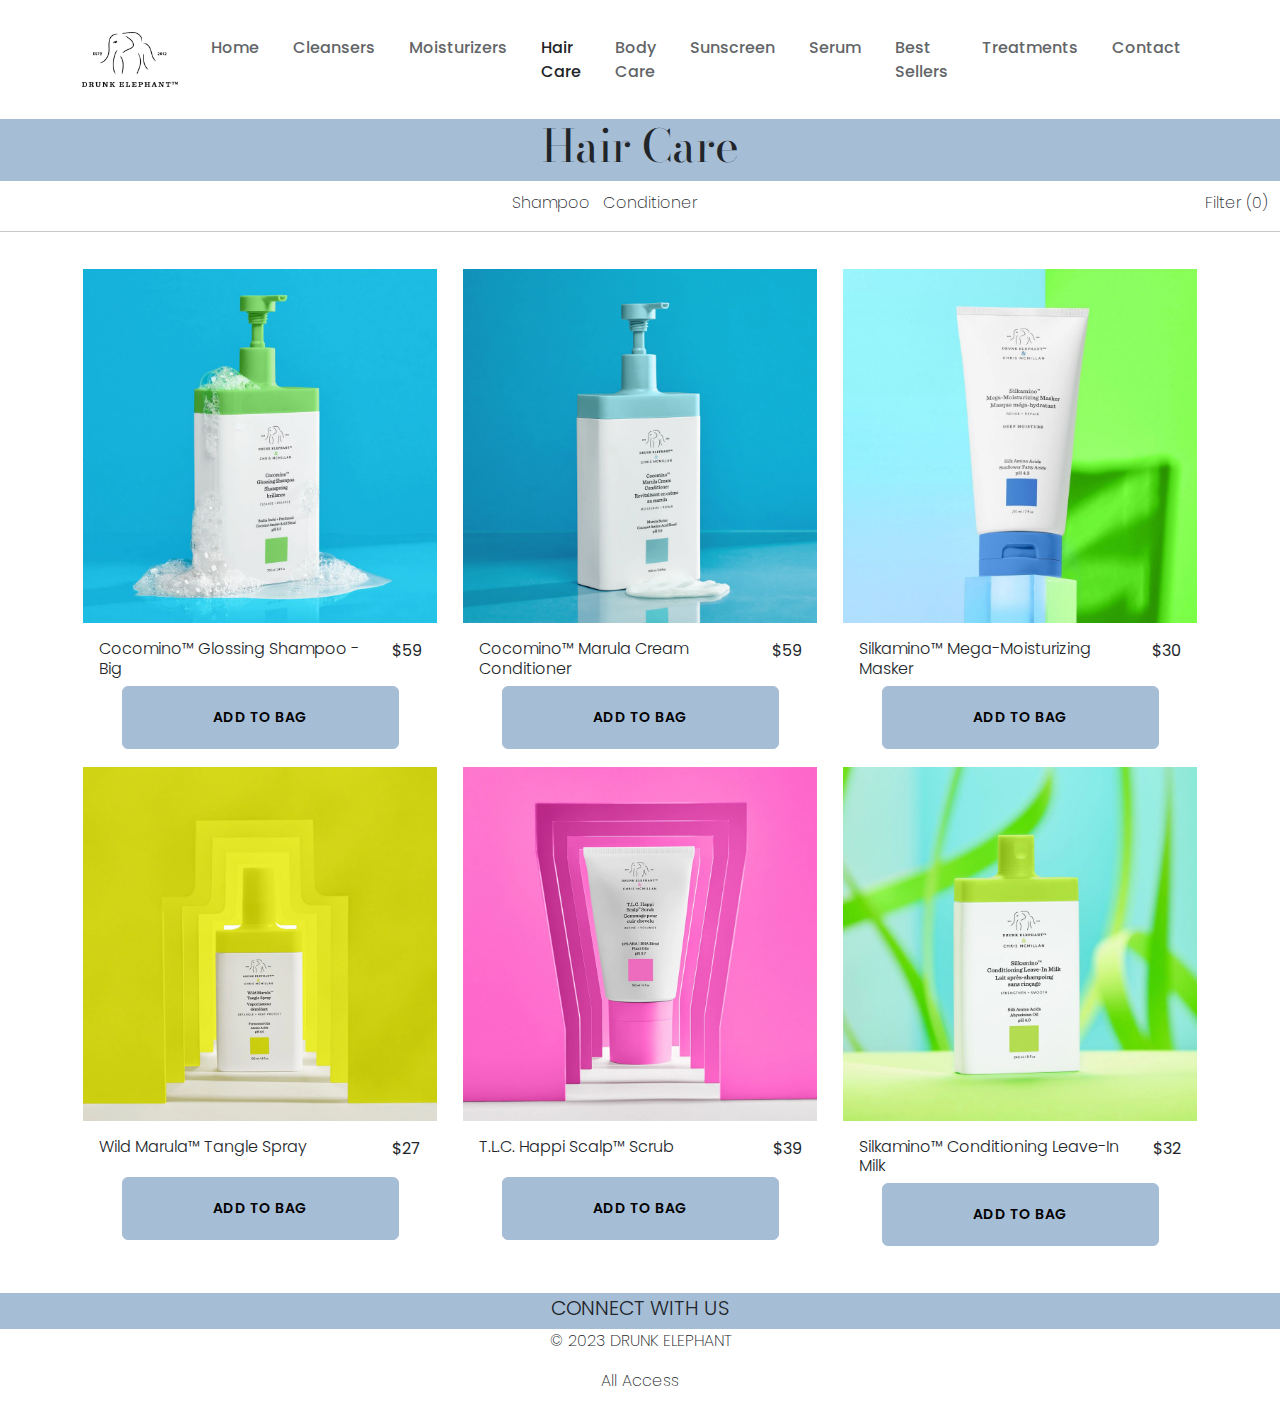
<file: hair-care.html>
<!doctype html>
<html>
<head>
<meta charset="utf-8">
<meta name="viewport" content="width=device-width, initial-scale=1.0">
<title>Hair Care - Drunk Elephant</title>
<link href="css/bootstrap.min.css" rel="stylesheet">
<link href="css/style.css" rel="stylesheet">
<link rel="stylesheet" href="https://maxst.icons8.com/vue-static/landings/line-awesome/line-awesome/1.3.0/css/line-awesome.min.css">
<link href="css/bootstrap-custom.css" rel="stylesheet">
<link href="img/logo.png" rel="icon">
	
<!--SEO -->	
<meta name="description" content="Hair Care prodcuts from Drunk Elephant for all hair types and needs">
<meta name="keywords" content="hair care, shampoo, conditioner, scrub, drunk elephant, spray, condition, care, leave in, mask">	
	
</head>
	
	
<body>
	<header>
		<div class="container">
		
			<nav class="navbar navbar-expand-lg bg-light navbar-light">

				<a class="navbar-brand" href="index.html">
					<img src="img/logo.png" alt="logotipo" class="img-fluid" width="15%">
				</a>
				<button class="navbar-toggler" type="button" data-bs-toggle="collapse" data-bs-target="#navbarNav" aria-controls="navbarNav" aria-expanded="false" aria-label="Toggle navigation">
				<span class="navbar-toggler-icon"></span>
				</button>
				<div class="collapse navbar-collapse" id="navbarNav">
					<ul class="navbar-nav ms-auto">
						<li class="nav-item">
							<a class="nav-link " href="index.html">Home</a>
						</li>
						<li class="nav-item">
							<a class="nav-link " href="cleansers.html">Cleansers</a>
						</li>
						<li class="nav-item">
							<a class="nav-link" href="moisturizers.html">Moisturizers</a>
						</li>
						<li class="nav-item">
							<a class="nav-link active" href="hair-care.html">Hair Care</a>
						</li>
						<li class="nav-item">
							<a class="nav-link " href="body-care.html">Body Care</a>
						</li>
						<li class="nav-item">
							<a class="nav-link " href="sunscreen.html">Sunscreen</a>
						</li>
						<li class="nav-item">
							<a class="nav-link " href="serum.html">Serum</a>
						</li>
						<li class="nav-item">
							<a class="nav-link " href="Bestsellers.html">Best Sellers</a>
						</li>
						<li class="nav-item">
							<a class="nav-link " href="Treatments.html">Treatments</a>
						</li>
						<li class="nav-item">
							<a class="nav-link" href="contact-us.html">Contact</a>
						</li>
						
					</ul>
				</div>

			</nav>
		
		</div>
		<div class="container">
	<div class="row">
	
		
	<article class="col-lg-4 col-sm-12 text-end">
	
	</article>
	
	<article class="col-lg-4 col-sm-12 text-center">
	
	</article>
		
	<article class="col-lg-4 col-sm-12 text-end">
	<i class="las la-search"></i>
	<i class="las la-shopping-bag"></i>
	<i class="las la-user"></i>
	</article>
		
	</div>
		</div>
</header>
	
<section id ="hair-care" class="bg-blue"> 
	<div class="container">
	<div class="row">
	
		
	<article class="col-lg-4 col-sm-12 text-start">
	<i class="las la-bars"></i>
	</article>
	
	<article class="col-lg-4 col-sm-12 text-center">
	<h1>Hair Care</h1>
	</article>
		
	<article class="col-lg-4 col-sm-12 text-end">
	
	</article>

</div>
</div>
</section>
	
	<section id="sections">
	<div class="container-fluid">
		
		<ul class="list-inline text-center">
					<li class="list-inline-item ">Shampoo</li>
					<li class="list-inline-item">Conditioner</li>
					<li class="list-inline-item float-end">Filter (0)</li>
				</ul>
		

			
		
	 </div>
		<hr>
	</section>

<section id="row">
	<div class="container">	
		<div class="text-center">
		<div class="row"> 
			<article class="col-lg-4 col-sm-6 col-12">
			<div class="card">
			<img src="img/1.jpg" alt="shampoo" class="image-fluid" >
			<div class="card-body">
				<div class="row">
								<article class="col-lg-10 col-sm-12 text-start">
									<h5>Cocomino™ Glossing Shampoo - Big</h5>
							
								</article>
								<article class="col-lg-2 col-sm-12 text-end">
									<p>$59</p>
								</article>
							</div>
				<div class="text-center">
					<a href="#" class="btn btn-primary mt-10 bg-blue"> ADD TO BAG</a>
				</div>
			
			</div>
			</div>
			</article>
			
			<article class="col-lg-4 col-sm-6 col-12 text-start">
			<div class="card">
			<img src="img/2.png" alt="conditioner" class="image-fluid">
			<div class="card-body">
				<div class="row">
								<article class="col-lg-10 col-sm-12 text-start">
									<h5>Cocomino™ Marula Cream Conditioner</h5>
							
								</article>
								<article class="col-lg-2 col-sm-12 text-end">
									<p>$59</p>
								</article>
							</div>
			<div class="text-center">
					<a href="#" class="btn btn-primary mt-10 bg-blue"> ADD TO BAG</a>
				</div>
			</div>
			</div>
			</article>
			
			
			
			<article class="col-lg-4 col-sm-6 col-12 text-start">
			<div class="card">
			<img src="img/3.jpg" alt="mask" class="image-fluid">
			<div class="card-body">
				<div class="row">
								<article class="col-lg-10 col-sm-12">
									<h5>Silkamino™ Mega-Moisturizing Masker</h5>
							
								</article>
								<article class="col-lg-2 col-sm-12 text-end">
									<p>$30</p>
								</article>
							
				<div class="text-center">
			<a href="#" class="btn btn-primary mt-10 bg-blue"> ADD TO BAG</a>
			</div>
			</div>
			</div>
			</div>
			</article>
			
			<article class="col-lg-4 col-sm-6 col-12 text-start">
			<div class="card">
			<img src="img/4.png" alt="spray" class="image-fluid">
			<div class="card-body">
				<div class="row">
								<article class="col-lg-10 col-sm-12">
									<h5>Wild Marula™ Tangle Spray</h5>
							
								</article>
								<article class="col-lg-2 col-sm-12 text-end">
									<p>$27</p>
								</article>
							
				<div class="text-center">
			<a href="#" class="btn btn-primary mt-10 bg-blue"> ADD TO BAG</a>
			</div>
			</div>
			</div>
			</div>
			</article>
			
			<article class="col-lg-4 col-sm-6 col-12 text-start">
			<div class="card">
			<img src="img/5.png" alt="lotion" class="image-fluid">
			<div class="card-body">
				<div class="row">
								<article class="col-lg-10 col-sm-12">
									<h5>T.L.C. Happi Scalp™ Scrub</h5>
							
								</article>
								<article class="col-lg-2 col-sm-12 text-end">
									<p>$39</p>
								</article>
							
				<div class="text-center">
			<a href="#" class="btn btn-primary mt-10 bg-blue"> ADD TO BAG</a>
			</div>
			</div>
			</div>
			</div>
			</article>
			
			<article class="col-lg-4 col-sm-6 col-12 text-start">
			<div class="card">
			<img src="img/6.jpg" alt="conditioner" class="image-fluid">
			<div class="card-body">
				<div class="row">
								<article class="col-lg-10 col-sm-12">
									<h5>Silkamino™ Conditioning Leave-In Milk</h5>
							
								</article>
								<article class="col-lg-2 col-sm-12 text-end">
									<p>$32</p>
								</article>
							
				<div class="text-center">
			<a href="#" class="btn btn-primary mt-10 bg-blue"> ADD TO BAG</a>
			</div>
			</div>
			</div>
			</div>
			</article>
			
			</div>
			</div>
			</div>
			</section>
			
			


<footer>
<section id="footer" class="bg-blue"> 
	<div class="container-fluid">
	<div class="text-center">
	<div class="row">
	
	<article class="col-lg-4 col-sm-12 text-start">
	
	</article>
		
	<article class="col-lg-4 col-sm-12 text-center">
	<p>CONNECT WITH US</p>
	<i class="lab la-facebook"></i>
	<i class="lab la-twitter"></i>
	<i class="lab la-instagram"></i>
	</article>
	 
	<article class="col-lg-4 col-sm-12 text-start">
	
	</article>
		
	</div>
	
	</div>
	</div>
</section>
	
<section id="footer-2">
<div class="container-fluid">
<div class="text-center">

<p>© 2023 DRUNK ELEPHANT</p>
<p>All Access</p>
</div>
	
</div>
	
</section>
	

</footer>
	
<script src="js/jquery.min.js"></script>
<script src="js/bootstrap.min.js"></script>
	
<script async src="https://www.googletagmanager.com/gtag/js?id=G-4RVVC83RQL"></script>
<script>
  window.dataLayer = window.dataLayer || [];
  function gtag(){dataLayer.push(arguments);}
  gtag('js', new Date());

  gtag('config', 'G-4RVVC83RQL');
</script>
	
</body>
</html>
</file>
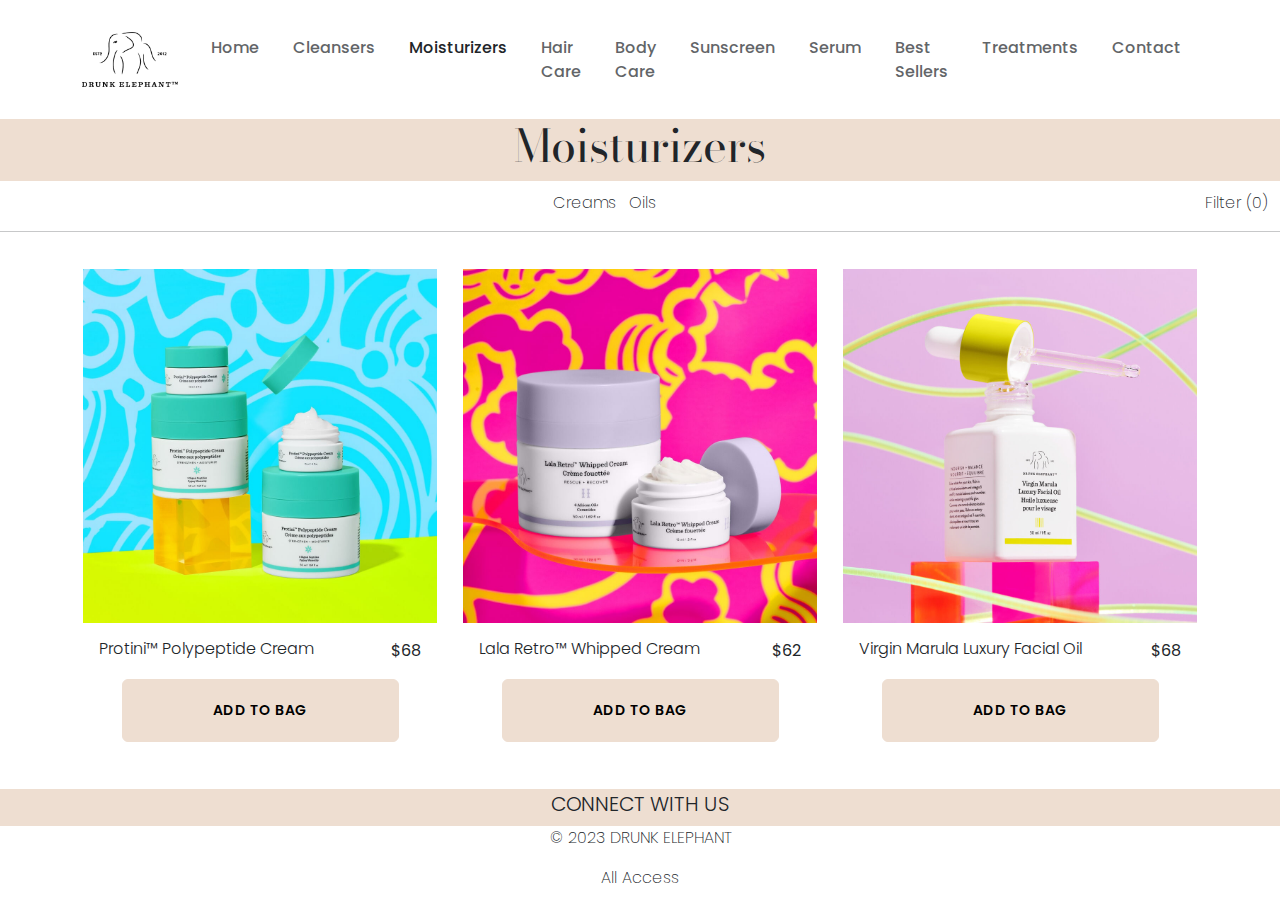
<file: moisturizers.html>
<!doctype html>
<html>
<head>
<meta charset="utf-8">
<meta name="viewport" content="width=device-width, initial-scale=1.0">
<title>Moisturizers - Drunk Elephant</title>
<link href="css/bootstrap.min.css" rel="stylesheet">
<link href="css/style.css" rel="stylesheet">
<link rel="stylesheet" href="https://maxst.icons8.com/vue-static/landings/line-awesome/line-awesome/1.3.0/css/line-awesome.min.css">
<link href="css/bootstrap-custom.css" rel="stylesheet">
<link href="img/logo.png" rel="icon">
	
<!--SEO -->	
<meta name="description" content="Moistuizer prodcuts from Drunk Elephant for all skin types and needs">
<meta name="keywords" content="skin care, creams, oil, skin, drunk elephant, spray, care, moisture, mask">	
	
</head>
	
	
<body>
	<header>
		<div class="container">
		
			<nav class="navbar navbar-expand-lg bg-light navbar-light">

				<a class="navbar-brand" href="index.html">
					<img src="img/logo.png" alt="logotipo" class="img-fluid" width="15%">
				</a>
				<button class="navbar-toggler" type="button" data-bs-toggle="collapse" data-bs-target="#navbarNav" aria-controls="navbarNav" aria-expanded="false" aria-label="Toggle navigation">
				<span class="navbar-toggler-icon"></span>
				</button>
				<div class="collapse navbar-collapse" id="navbarNav">
					<ul class="navbar-nav ms-auto">
						<li class="nav-item">
							<a class="nav-link " href="index.html">Home</a>
						</li>
						<li class="nav-item">
							<a class="nav-link " href="cleansers.html">Cleansers</a>
						</li>
						<li class="nav-item">
							<a class="nav-link active" href="moisturizers.html">Moisturizers</a>
						</li>
						<li class="nav-item">
							<a class="nav-link " href="hair-care.html">Hair Care</a>
						</li>
						<li class="nav-item">
							<a class="nav-link " href="body-care.html">Body Care</a>
						</li>
						<li class="nav-item">
							<a class="nav-link " href="sunscreen.html">Sunscreen</a>
						</li>
						<li class="nav-item">
							<a class="nav-link " href="serum.html">Serum</a>
						</li>
						<li class="nav-item">
							<a class="nav-link " href="Bestsellers.html">Best Sellers</a>
						</li>
						<li class="nav-item">
							<a class="nav-link " href="Treatments.html">Treatments</a>
						</li>
						<li class="nav-item">
							<a class="nav-link" href="contact-us.html">Contact</a>
						</li>
						
					</ul>
				</div>

			</nav>
		
		</div>
		<div class="container">
	<div class="row">
	
		
	<article class="col-lg-4 col-sm-12 text-end">
	
	</article>
	
	<article class="col-lg-4 col-sm-12 text-center">
	
	</article>
		
	<article class="col-lg-4 col-sm-12 text-end">
	<i class="las la-search"></i>
	<i class="las la-shopping-bag"></i>
	<i class="las la-user"></i>
	</article>
		
	</div>
		</div>
</header>
	
<section id ="cleanser" class="bg-beige"> 
	<div class="container">
	<div class="row">
	
		
	<article class="col-lg-4 col-sm-12 text-start">
	<i class="las la-bars"></i>
	</article>
	
	<article class="col-lg-4 col-sm-12 text-center">
	<h1>Moisturizers</h1>
	</article>
		
	<article class="col-lg-4 col-sm-12 text-end">
	
	</article>

</div>
</div>
</section>
	
	<section id="sections">
	<div class="container-fluid">
		
		<ul class="list-inline text-center">
					<li class="list-inline-item ">Creams</li>
					<li class="list-inline-item">Oils</li>
					<li class="list-inline-item float-end">Filter (0)</li>
				</ul>
		

			
		
	 </div>
		<hr>
	</section>

<section id="row">
	<div class="container">	
		<div class="text-center">
		<div class="row"> 
			<article class="col-lg-4 col-sm-6 col-12">
			<div class="card">
			<img src="img/protini.jpg" alt="protini-cream" class="image-fluid" >
			<div class="card-body">
				<div class="row">
								<article class="col-lg-10 col-sm-12 text-start">
									<h5>Protini™ Polypeptide Cream</h5>
							
								</article>
								<article class="col-lg-2 col-sm-12 text-end">
									<p>$68</p>
								</article>
							</div>
				<div class="text-center">
					<a href="#" class="btn btn-primary mt-10 bg-beige"> ADD TO BAG</a>
				</div>
			
			</div>
			</div>
			</article>
			
			<article class="col-lg-4 col-sm-6 col-12 text-start">
			<div class="card">
			<img src="img/lala.jpg" alt="lala-cream" class="image-fluid">
			<div class="card-body">
				<div class="row">
								<article class="col-lg-10 col-sm-12 text-start">
									<h5>Lala Retro™ Whipped Cream</h5>
							
								</article>
								<article class="col-lg-2 col-sm-12 text-end">
									<p>$62</p>
								</article>
							</div>
			<div class="text-center">
					<a href="#" class="btn btn-primary mt-10 bg-beige"> ADD TO BAG</a>
				</div>
			</div>
			</div>
			</article>
			
			
			
			<article class="col-lg-4 col-sm-6 col-12 text-start">
			<div class="card">
			<img src="img/virgin.jpg" alt="virgin-oil" class="image-fluid">
			<div class="card-body">
				<div class="row">
								<article class="col-lg-10 col-sm-12">
									<h5>Virgin Marula Luxury Facial Oil</h5>
							
								</article>
								<article class="col-lg-2 col-sm-12 text-end">
									<p>$68</p>
								</article>
							
				<div class="text-center">
			<a href="#" class="btn btn-primary mt-10 bg-beige"> ADD TO BAG</a>
			</div>
			</div>
			</div>
			</div>
			</article>
			</div>
			</div>
			</div>
			</section>
			
			


<footer>
<section id="footer" class="bg-beige"> 
	<div class="container-fluid">
	<div class="text-center">
	<div class="row">
	
	<article class="col-lg-4 col-sm-12 text-start">
	
	</article>
		
	<article class="col-lg-4 col-sm-12 text-center">
	<p>CONNECT WITH US</p>
	<i class="lab la-facebook"></i>
	<i class="lab la-twitter"></i>
	<i class="lab la-instagram"></i>
	</article>
	 
	<article class="col-lg-4 col-sm-12 text-start">
	
	</article>
		
	</div>
	
	</div>
	</div>
</section>
	
<section id="footer-2">
<div class="container-fluid">
<div class="text-center">

<p>© 2023 DRUNK ELEPHANT</p>
<p>All Access</p>
</div>
	
</div>
	
</section>
	

</footer>
	
<script src="js/jquery.min.js"></script>
<script src="js/bootstrap.min.js"></script>
	
	
<script async src="https://www.googletagmanager.com/gtag/js?id=G-4RVVC83RQL"></script>
<script>
  window.dataLayer = window.dataLayer || [];
  function gtag(){dataLayer.push(arguments);}
  gtag('js', new Date());

  gtag('config', 'G-4RVVC83RQL');
</script>
	
</body>
</html>
</file>
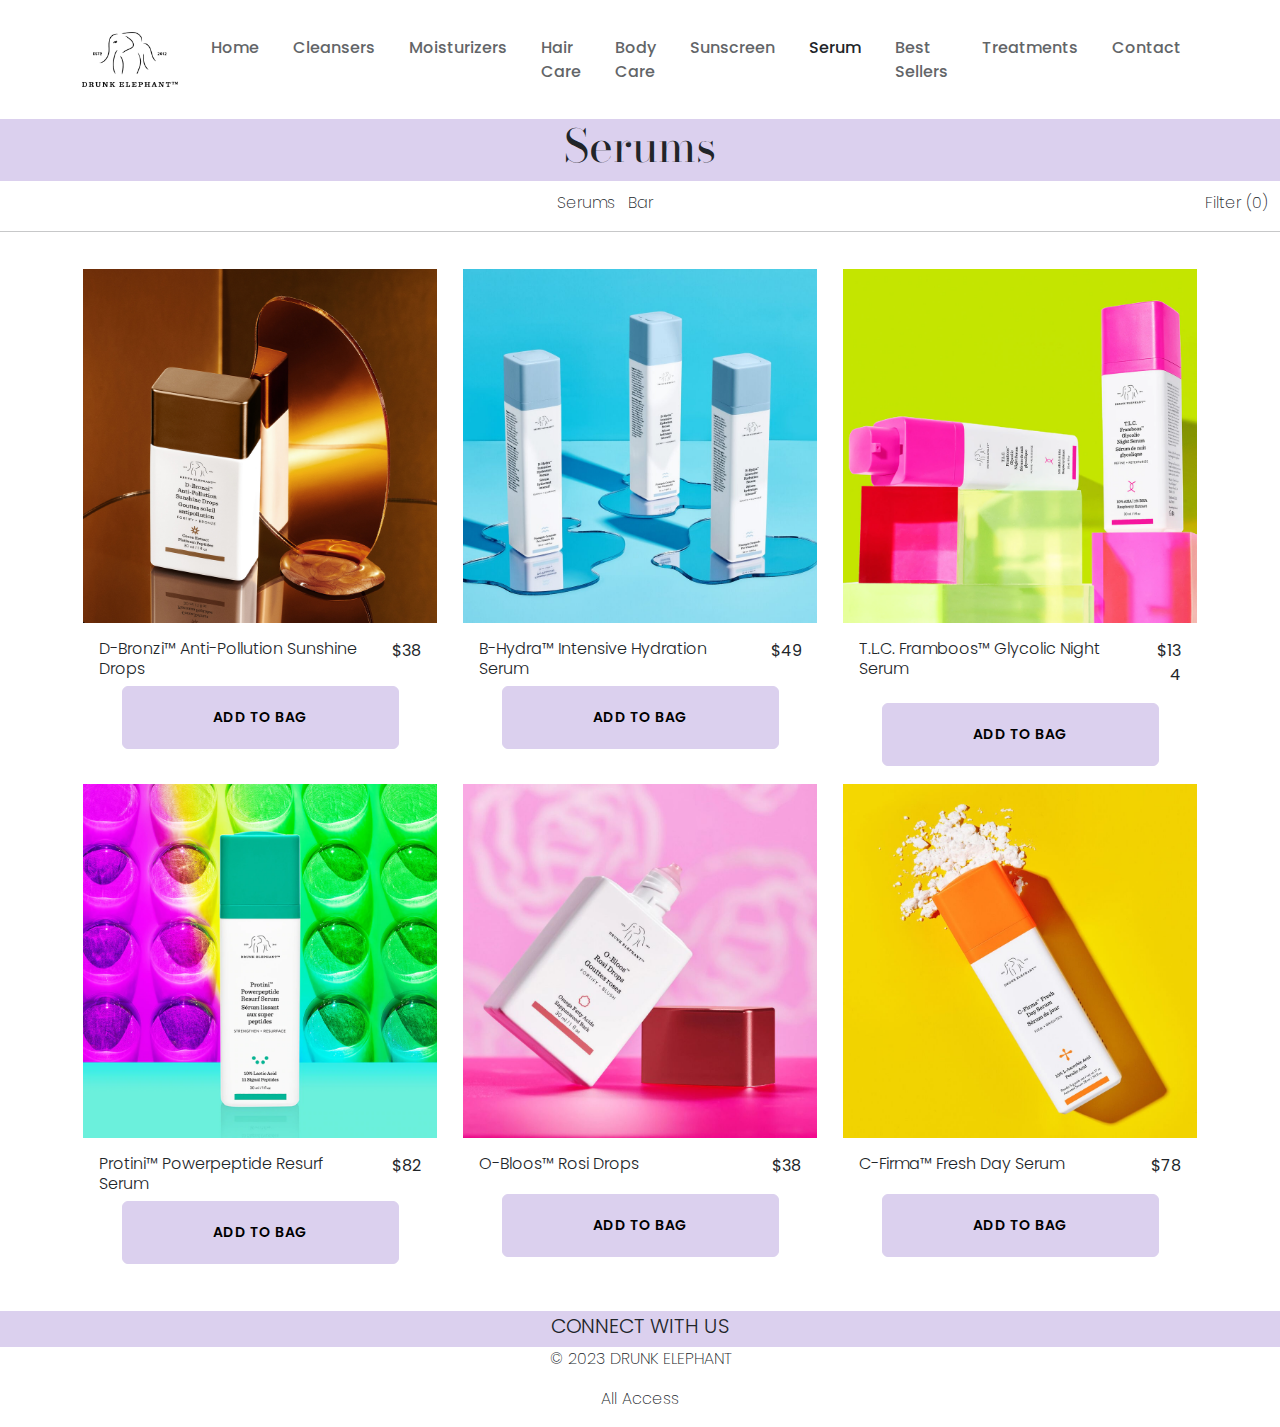
<file: serum.html>
<!doctype html>
<html>
<head>
<meta charset="utf-8">
<meta name="viewport" content="width=device-width, initial-scale=1.0">
<title>Serums - Drunk Elephant</title>
<link href="css/bootstrap.min.css" rel="stylesheet">
<link href="css/style.css" rel="stylesheet">
<link rel="stylesheet" href="https://maxst.icons8.com/vue-static/landings/line-awesome/line-awesome/1.3.0/css/line-awesome.min.css">
<link href="css/bootstrap-custom.css" rel="stylesheet">
<link href="img/logo.png" rel="icon">

<!--SEO -->		
<meta name="description" content="Serums prodcuts from Drunk Elephant for all skin types and needs">
<meta name="keywords" content="skin care, serum, bar, skin, drunk elephant, clean, care">	

</head>
	
	
<body>
	<header>
		<div class="container">
		
			<nav class="navbar navbar-expand-lg bg-light navbar-light">

				<a class="navbar-brand" href="index.html">
					<img src="img/logo.png" alt="logotipo" class="img-fluid" width="15%">
				</a>
				<button class="navbar-toggler" type="button" data-bs-toggle="collapse" data-bs-target="#navbarNav" aria-controls="navbarNav" aria-expanded="false" aria-label="Toggle navigation">
				<span class="navbar-toggler-icon"></span>
				</button>
				<div class="collapse navbar-collapse" id="navbarNav">
					<ul class="navbar-nav ms-auto">
						<li class="nav-item">
							<a class="nav-link " href="index.html">Home</a>
						</li>
						<li class="nav-item">
							<a class="nav-link " href="cleansers.html">Cleansers</a>
						</li>
						<li class="nav-item">
							<a class="nav-link" href="moisturizers.html">Moisturizers</a>
						</li>
						<li class="nav-item">
							<a class="nav-link " href="hair-care.html">Hair Care</a>
						</li>
						<li class="nav-item">
							<a class="nav-link " href="body-care.html">Body Care</a>
						</li>
						<li class="nav-item">
							<a class="nav-link " href="sunscreen.html">Sunscreen</a>
						</li>
						<li class="nav-item">
							<a class="nav-link active " href="serum.html">Serum</a>
						</li>
						<li class="nav-item">
							<a class="nav-link " href="Bestsellers.html">Best Sellers</a>
						</li>
						<li class="nav-item">
							<a class="nav-link " href="Treatments.html">Treatments</a>
						</li>
						<li class="nav-item">
							<a class="nav-link" href="contact-us.html">Contact</a>
						</li>
						
					</ul>
				</div>

			</nav>
		
		</div>
		<div class="container">
	<div class="row">
	
		
	<article class="col-lg-4 col-sm-12 text-end">
	
	</article>
	
	<article class="col-lg-4 col-sm-12 text-center">
	
	</article>
		
	<article class="col-lg-4 col-sm-12 text-end">
	<i class="las la-search"></i>
	<i class="las la-shopping-bag"></i>
	<i class="las la-user"></i>
	</article>
		
	</div>
		</div>
</header>
	
	
<section id ="serums" class="bg-purple"> 
	<div class="container">
	<div class="row">
	
		
	<article class="col-lg-4 col-sm-12 text-start">
	<i class="las la-bars"></i>
	</article>
	
	<article class="col-lg-4 col-sm-12 text-center">
	<h1>Serums</h1>
	</article>
		
	<article class="col-lg-4 col-sm-12 text-end">
	
	</article>

</div>
</div>
</section>
	
	<section id="sections">
	<div class="container-fluid">
		
		<ul class="list-inline text-center">
					<li class="list-inline-item ">Serums</li>
					<li class="list-inline-item">Bar</li>
					<li class="list-inline-item float-end">Filter (0)</li>
				</ul>
		

			
		
	 </div>
		<hr>
	</section>

<section id="row">
	<div class="container">	
		<div class="text-center">
		<div class="row"> 
			<article class="col-lg-4 col-sm-6 col-12">
			<div class="card">
			<img src="img/serums1.png" alt="d-bronzi" class="image-fluid" >
			<div class="card-body">
				<div class="row">
								<article class="col-lg-10 col-sm-12 text-start">
									<h5>D-Bronzi™ Anti-Pollution Sunshine Drops</h5>
							
								</article>
								<article class="col-lg-2 col-sm-12 text-end">
									<p>$38</p>
								</article>
							</div>
				<div class="text-center">
					<a href="#" class="btn btn-primary mt-10 bg-purple"> ADD TO BAG</a>
				</div>
			
			</div>
			</div>
			</article>
			
			<article class="col-lg-4 col-sm-6 col-12 text-start">
			<div class="card">
			<img src="img/serum2.jpg" alt="b-hydra-serum" class="image-fluid">
			<div class="card-body">
				<div class="row">
								<article class="col-lg-10 col-sm-12 text-start">
									<h5>B-Hydra™ Intensive Hydration Serum</h5>
							
								</article>
								<article class="col-lg-2 col-sm-12 text-end">
									<p>$49</p>
								</article>
							</div>
			<div class="text-center">
					<a href="#" class="btn btn-primary mt-10 bg-purple"> ADD TO BAG</a>
				</div>
			</div>
			</div>
			</article>
			
			
			
			<article class="col-lg-4 col-sm-6 col-12 text-start">
			<div class="card">
			<img src="img/serums3.png" alt="glycolic-serum" class="image-fluid">
			<div class="card-body">
				<div class="row">
								<article class="col-lg-10 col-sm-12">
									<h5>T.L.C. Framboos™ Glycolic Night Serum</h5>
							
								</article>
								<article class="col-lg-2 col-sm-12 text-end">
									<p>$134</p>
								</article>
					
							
				<div class="text-center">
			<a href="#" class="btn btn-primary mt-10 bg-purple"> ADD TO BAG</a>
			</div>
			</div>
			</div>
			</div>
			</article>
			
						<article class="col-lg-4 col-sm-6 col-12">
			<div class="card">
			<img src="img/serums4.png" alt="protini-serum" class="image-fluid" >
			<div class="card-body">
				<div class="row">
								<article class="col-lg-10 col-sm-12 text-start">
									<h5>Protini™ Powerpeptide Resurf Serum</h5>
							
								</article>
								<article class="col-lg-2 col-sm-12 text-end">
									<p>$82</p>
								</article>
							</div>
				<div class="text-center">
					<a href="#" class="btn btn-primary mt-10 bg-purple"> ADD TO BAG</a>
				</div>
			
			</div>
			</div>
			</article>
			
			<article class="col-lg-4 col-sm-6 col-12 text-start">
			<div class="card">
			<img src="img/serums5.jpeg" alt="rosi-drops" class="image-fluid">
			<div class="card-body">
				<div class="row">
								<article class="col-lg-10 col-sm-12 text-start">
									<h5>O-Bloos™ Rosi Drops</h5>
							
								</article>
								<article class="col-lg-2 col-sm-12 text-end">
									<p>$38</p>
								</article>
							</div>
			<div class="text-center">
					<a href="#" class="btn btn-primary mt-10 bg-purple"> ADD TO BAG</a>
				</div>
			</div>
			</div>
			</article>
			
			
			
			<article class="col-lg-4 col-sm-6 col-12 text-start">
			<div class="card">
			<img src="img/serums6.jpg" alt="fresh-serum" class="image-fluid">
			<div class="card-body">
				<div class="row">
								<article class="col-lg-10 col-sm-12">
									<h5>C-Firma™ Fresh Day Serum</h5>
							
								</article>
								<article class="col-lg-2 col-sm-12 text-end">
									<p>$78</p>
								</article>
					
							
				<div class="text-center">
			<a href="#" class="btn btn-primary mt-10 bg-purple"> ADD TO BAG</a>
			</div>
			</div>
			</div>
			</div>
			</article>
			
			</div>
			</div>
			</div>
			</section>
			

	
			


<footer>
<section id="footer" class="bg-purple"> 
	<div class="container-fluid">
	<div class="text-center">
	<div class="row">
	
	<article class="col-lg-4 col-sm-12 text-start">
	
	</article>
		
	<article class="col-lg-4 col-sm-12 text-center">
	<p>CONNECT WITH US</p>
	<i class="lab la-facebook"></i>
	<i class="lab la-twitter"></i>
	<i class="lab la-instagram"></i>
	</article>
	 
	<article class="col-lg-4 col-sm-12 text-start">
	
	</article>
		
	</div>
	
	</div>
	</div>
</section>
	
<section id="footer-2">
<div class="container-fluid">
<div class="text-center">

<p>© 2023 DRUNK ELEPHANT</p>
<p>All Access</p>
</div>
	
</div>
	
</section>
	

</footer>
	
<script src="js/jquery.min.js"></script>
<script src="js/bootstrap.min.js"></script>
	
	
<script async src="https://www.googletagmanager.com/gtag/js?id=G-4RVVC83RQL"></script>
<script>
  window.dataLayer = window.dataLayer || [];
  function gtag(){dataLayer.push(arguments);}
  gtag('js', new Date());

  gtag('config', 'G-4RVVC83RQL');
</script>
	
</body>
</html>
</file>
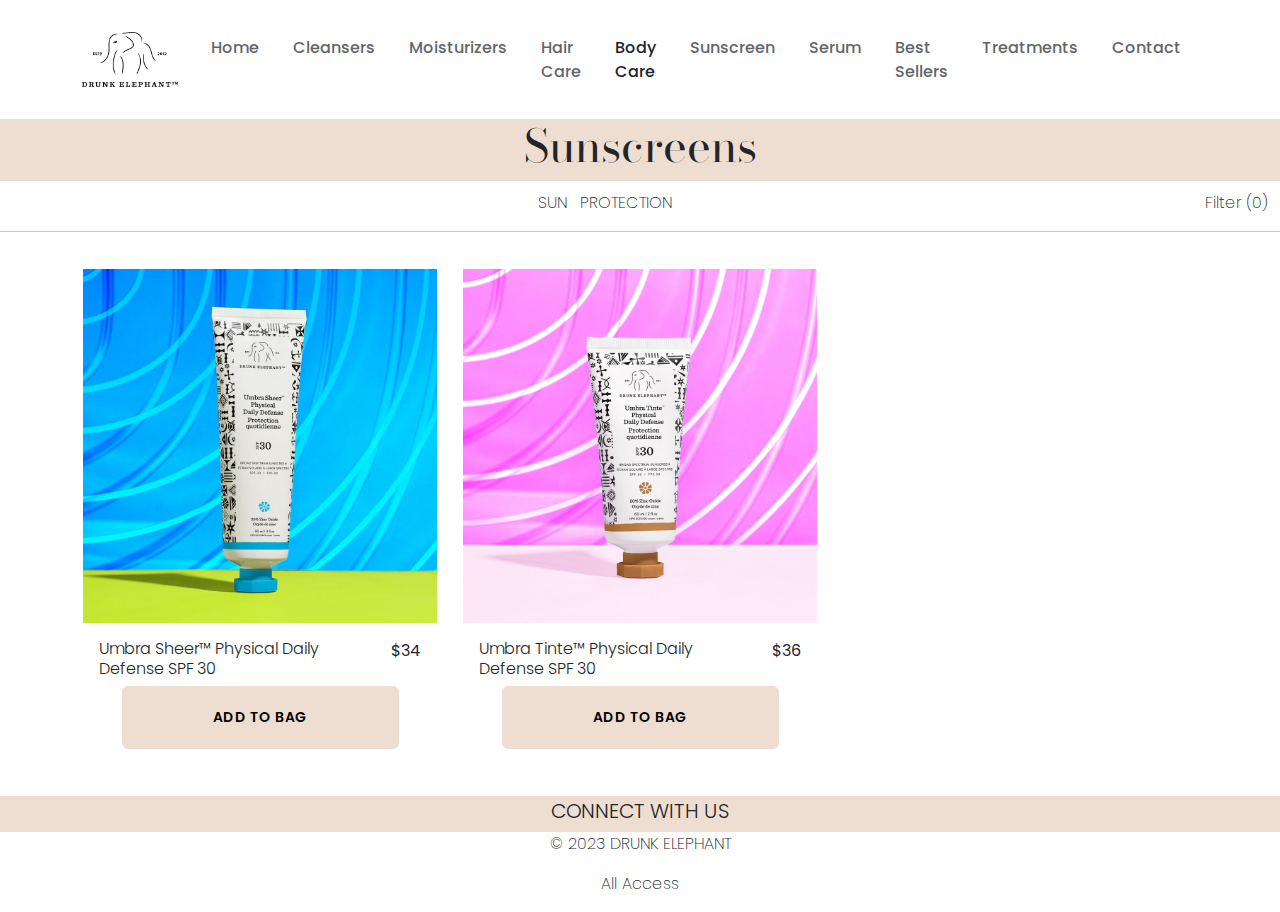
<file: sunscreen.html>
<!doctype html>
<html>
<head>
<meta charset="utf-8">
<meta name="viewport" content="width=device-width, initial-scale=1.0">
<title>Sunscreen - Drunk Elephant</title>
<link href="css/bootstrap.min.css" rel="stylesheet">
<link href="css/style.css" rel="stylesheet">
<link rel="stylesheet" href="https://maxst.icons8.com/vue-static/landings/line-awesome/line-awesome/1.3.0/css/line-awesome.min.css">
<link href="css/bootstrap-custom.css" rel="stylesheet">
<link href="img/logo.png" rel="icon">
	
<!--SEO -->	
<meta name="description" content="Body Care prodcuts from Drunk Elephant for all skin types and needs">
<meta name="keywords" content="body care, lotion, moisturizer, scrub, drunk elephant, cream, deodorant, care">
<!--SEO -->		
<meta name="description" content="Sunscreens prodcuts from Drunk Elephant for all skin types and needs">
<meta name="keywords" content="skin care, suncreen, bar, skin, drunk elephant, clean, care">	

</head>
	
	
<body>
	<header>
		<div class="container">
		
			<nav class="navbar navbar-expand-lg bg-light navbar-light">

				<a class="navbar-brand" href="index.html">
					<img src="img/logo.png" alt="logotipo" class="img-fluid" width="15%">
				</a>
				<button class="navbar-toggler" type="button" data-bs-toggle="collapse" data-bs-target="#navbarNav" aria-controls="navbarNav" aria-expanded="false" aria-label="Toggle navigation">
				<span class="navbar-toggler-icon"></span>
				</button>
				<div class="collapse navbar-collapse" id="navbarNav">
					<ul class="navbar-nav ms-auto">
						<li class="nav-item">
							<a class="nav-link " href="index.html">Home</a>
						</li>
						<li class="nav-item">
							<a class="nav-link " href="cleansers.html">Cleansers</a>
						</li>
						<li class="nav-item">
							<a class="nav-link" href="moisturizers.html">Moisturizers</a>
						</li>
						<li class="nav-item">
							<a class="nav-link " href="hair-care.html">Hair Care</a>
						</li>
						<li class="nav-item">
							<a class="nav-link active" href="body-care.html">Body Care</a>
						</li>
						<li class="nav-item">
							<a class="nav-link " href="sunscreen.html">Sunscreen</a>
						</li>
						<li class="nav-item">
							<a class="nav-link " href="serum.html">Serum</a>
						</li>
						<li class="nav-item">
							<a class="nav-link " href="Bestsellers.html">Best Sellers</a>
						</li>
						<li class="nav-item">
							<a class="nav-link " href="Treatments.html">Treatments</a>
						</li>
						<li class="nav-item">
							<a class="nav-link" href="contact-us.html">Contact</a>
						</li>
						
					</ul>
				</div>

			</nav>
		
		</div>
	<div class="container">
	<div class="row">
	
		
	<article class="col-lg-4 col-sm-12 text-end">
	
	</article>
	
	<article class="col-lg-4 col-sm-12 text-center">
	
	</article>
		
	<article class="col-lg-4 col-sm-12 text-end">
	<i class="las la-search"></i>
	<i class="las la-shopping-bag"></i>
	<i class="las la-user"></i>
	</article>
		
	</div>
		</div>
</header>
	
<section id ="cleanser" class="bg-beige"> 
	<div class="container">
	<div class="row">
	
		
	<article class="col-lg-4 col-sm-12 text-start">
	<i class="las la-bars"></i>
	</article>
	
	<article class="col-lg-4 col-sm-12 text-center">
	<h1>Sunscreens</h1>
	</article>
		
	<article class="col-lg-4 col-sm-12 text-end">
	
	</article>

</div>
</div>
</section>
	
	<section id="sections">
	<div class="container-fluid">
		
		<ul class="list-inline text-center">
					<li class="list-inline-item ">SUN </li>
					<li class="list-inline-item">PROTECTION</li>
					<li class="list-inline-item float-end">Filter (0)</li>
				</ul>
		

			
		
	 </div>
		<hr>
	</section>

<section id="row">
	<div class="container">	
		<div class="text-center">
		<div class="row"> 
			<article class="col-lg-4 col-sm-6 col-12">
			<div class="card">
			<img src="img/sc1.jpg" alt="umbra-sheer" class="image-fluid" >
			<div class="card-body">
				<div class="row">
								<article class="col-lg-10 col-sm-12 text-start">
									<h5>Umbra Sheer™ Physical Daily Defense SPF 30</h5>
							
								</article>
								<article class="col-lg-2 col-sm-12 text-end">
									<p>$34</p>
								</article>
							</div>
				<div class="text-center">
					<a href="#" class="btn btn-primary mt-10 bg-beige"> ADD TO BAG</a>
				</div>
			
			</div>
			</div>
			</article>
			
			<article class="col-lg-4 col-sm-6 col-12 text-start">
			<div class="card">
			<img src="img/sc2.jpg" alt="umbra-tinte" class="image-fluid">
			<div class="card-body">
				<div class="row">
								<article class="col-lg-10 col-sm-12 text-start">
									<h5>Umbra Tinte™ Physical Daily Defense SPF 30</h5>
							
								</article>
								<article class="col-lg-2 col-sm-12 text-end">
									<p>$36</p>
								</article>
							</div>
			<div class="text-center">
					<a href="#" class="btn btn-primary mt-10 bg-beige"> ADD TO BAG</a>
				</div>
			</div>
			</div>
			</article>
			
			
		
			</div>
			</div>
			</div>
			</section>
			
			


<footer>
<section id="footer" class="bg-beige"> 
	<div class="container-fluid">
	<div class="text-center">
	<div class="row">
	
	<article class="col-lg-4 col-sm-12 text-start">
	
	</article>
		
	<article class="col-lg-4 col-sm-12 text-center">
	<p>CONNECT WITH US</p>
	<i class="lab la-facebook"></i>
	<i class="lab la-twitter"></i>
	<i class="lab la-instagram"></i>
	</article>
	 
	<article class="col-lg-4 col-sm-12 text-start">
	
	</article>
		
	</div>
	
	</div>
	</div>
</section>
	
<section id="footer-2">
<div class="container-fluid">
<div class="text-center">

<p>© 2023 DRUNK ELEPHANT</p>
<p>All Access</p>
</div>
	
</div>
	
</section>
	

</footer>
	
<script src="js/jquery.min.js"></script>
<script src="js/bootstrap.min.js"></script>
	
	
<script async src="https://www.googletagmanager.com/gtag/js?id=G-4RVVC83RQL"></script>
<script>
  window.dataLayer = window.dataLayer || [];
  function gtag(){dataLayer.push(arguments);}
  gtag('js', new Date());

  gtag('config', 'G-4RVVC83RQL');
</script>
	
</body>
</html>
</file>
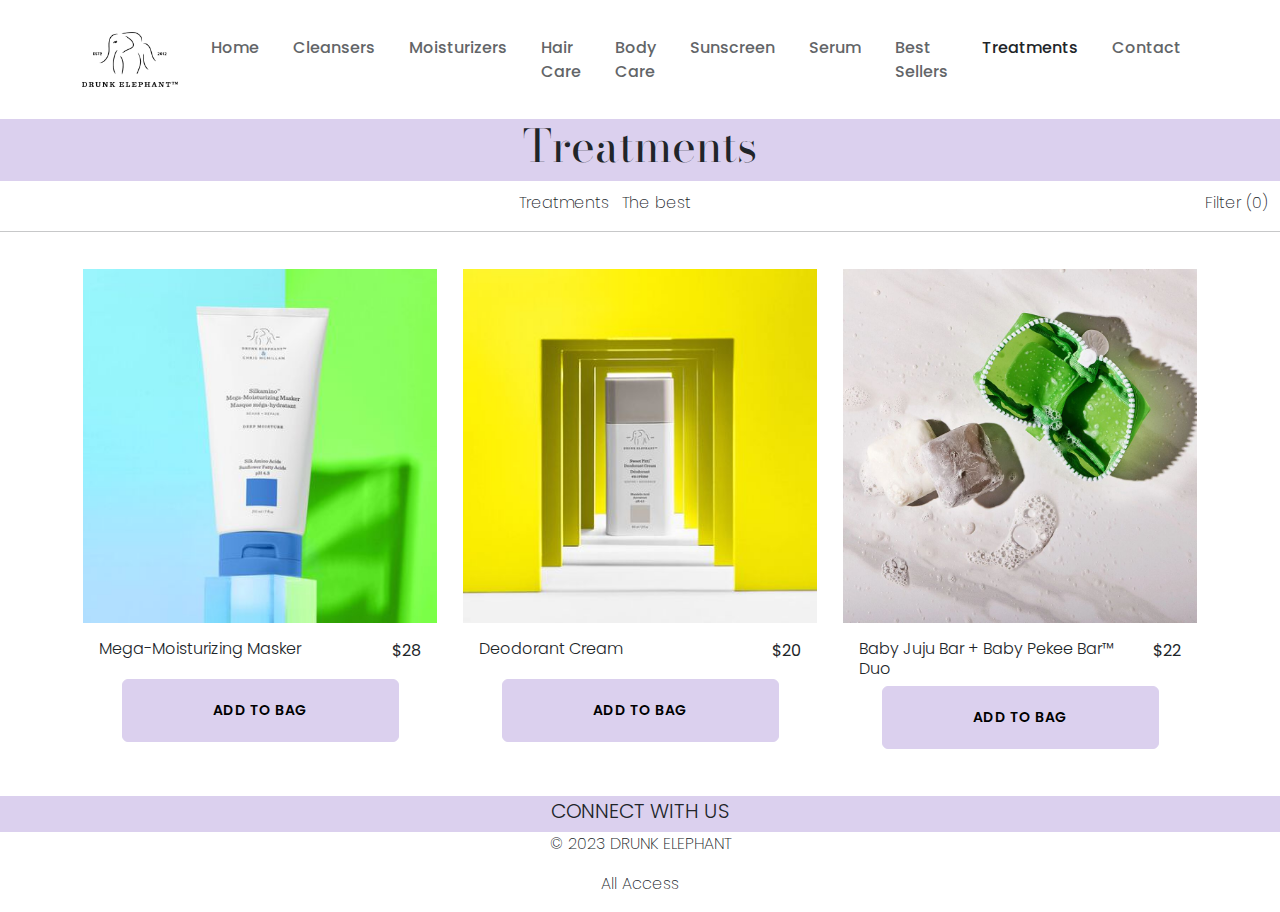
<file: Treatments.html>
<!doctype html>
<html>
<head>
<meta charset="utf-8">
<meta name="viewport" content="width=device-width, initial-scale=1.0">
<title>Treatments - Drunk Elephant</title>
<link href="css/bootstrap.min.css" rel="stylesheet">
<link href="css/style.css" rel="stylesheet">
<link rel="stylesheet" href="https://maxst.icons8.com/vue-static/landings/line-awesome/line-awesome/1.3.0/css/line-awesome.min.css">
<link href="css/bootstrap-custom.css" rel="stylesheet">
<link href="img/logo.png" rel="icon">
	
<!--SEO -->		
<meta name="description" content="Drunk Elephant products for different treatments for all skin types.">
<meta name="keywords" content="Mega-Moisturizing, Deodorant, Baby Juju Bar">	

</head>
	
	
<body>
	<header>
		<div class="container">
		
			<nav class="navbar navbar-expand-lg bg-light navbar-light">

				<a class="navbar-brand" href="index.html">
					<img src="img/logo.png" alt="logotipo" class="img-fluid" width="15%">
				</a>
				<button class="navbar-toggler" type="button" data-bs-toggle="collapse" data-bs-target="#navbarNav" aria-controls="navbarNav" aria-expanded="false" aria-label="Toggle navigation">
				<span class="navbar-toggler-icon"></span>
				</button>
				<div class="collapse navbar-collapse" id="navbarNav">
					<ul class="navbar-nav ms-auto">
						<li class="nav-item">
							<a class="nav-link " href="index.html">Home</a>
						</li>
						<li class="nav-item">
							<a class="nav-link " href="cleansers.html">Cleansers</a>
						</li>
						<li class="nav-item">
							<a class="nav-link" href="moisturizers.html">Moisturizers</a>
						</li>
						<li class="nav-item">
							<a class="nav-link " href="hair-care.html">Hair Care</a>
						</li>
						<li class="nav-item">
							<a class="nav-link " href="body-care.html">Body Care</a>
						</li>
						<li class="nav-item">
							<a class="nav-link " href="sunscreen.html">Sunscreen</a>
						</li>
						<li class="nav-item">
							<a class="nav-link " href="serum.html">Serum</a>
						</li>
						<li class="nav-item">
							<a class="nav-link " href="Bestsellers.html">Best Sellers</a>
						</li>
						<li class="nav-item">
							<a class="nav-link active " href="Treatments.html">Treatments</a>
						</li>
						<li class="nav-item">
							<a class="nav-link" href="contact-us.html">Contact</a>
						</li>
						
					</ul>
				</div>

			</nav>
		
		</div>
		<div class="container">
	<div class="row">
	
		
	<article class="col-lg-4 col-sm-12 text-end">
	
	</article>
	
	<article class="col-lg-4 col-sm-12 text-center">
	
	</article>
		
	<article class="col-lg-4 col-sm-12 text-end">
	<i class="las la-search"></i>
	<i class="las la-shopping-bag"></i>
	<i class="las la-user"></i>
	</article>
		
	</div>
		</div>
</header>
	
<section id ="treatments" class="bg-purple"> 
	<div class="container">
	<div class="row">
	
		
	<article class="col-lg-4 col-sm-12 text-start">
	<i class="las la-bars"></i>
	</article>
	
	<article class="col-lg-4 col-sm-12 text-center">
	<h1>Treatments</h1>
	</article>
		
	<article class="col-lg-4 col-sm-12 text-end">
	
	</article>

</div>
</div>
</section>
	
	<section id="sections">
	<div class="container-fluid">
		
		<ul class="list-inline text-center">
					<li class="list-inline-item ">Treatments</li>
					<li class="list-inline-item">The best</li>
					<li class="list-inline-item float-end">Filter (0)</li>
				</ul>
		

			
		
	 </div>
		<hr>
	</section>

<section id="row">
	<div class="container">	
		<div class="text-center">
		<div class="row"> 
			<article class="col-lg-4 col-sm-6 col-12">
			<div class="card">
			<img src="img/SilkaminoMasker_StylizedPDP_Image1.jpg" alt="Silkamino_Masker" class="image-fluid" >
			<div class="card-body">
				<div class="row">
								<article class="col-lg-10 col-sm-12 text-start">
									<h5>Mega-Moisturizing Masker</h5>
							
								</article>
								<article class="col-lg-2 col-sm-12 text-end">
									<p>$28</p>
								</article>
							</div>
				<div class="text-center">
					<a href="#" class="btn btn-primary mt-10 bg-purple"> ADD TO BAG</a>
				</div>
			
			</div>
			</div>
			</article>
			
			<article class="col-lg-4 col-sm-6 col-12 text-start">
			<div class="card">
			<img src="img/SP__StylizedImage1.jpeg" alt="sweet_pitti" class="image-fluid">
			<div class="card-body">
				<div class="row">
								<article class="col-lg-10 col-sm-12 text-start">
									<h5>Deodorant Cream</h5>
							
								</article>
								<article class="col-lg-2 col-sm-12 text-end">
									<p>$20</p>
								</article>
							</div>
			<div class="text-center">
					<a href="#" class="btn btn-primary mt-10 bg-purple"> ADD TO BAG</a>
				</div>
			</div>
			</div>
			</article>
			
			
			
			<article class="col-lg-4 col-sm-6 col-12 text-start">
			<div class="card">
			<img src="img/BarDuo__StylizedImage1.jpeg" alt="barDuostylizedimage1" class="image-fluid">
			<div class="card-body">
				<div class="row">
								<article class="col-lg-10 col-sm-12">
									<h5>Baby Juju Bar + Baby Pekee Bar™ Duo</h5>
							
								</article>
								<article class="col-lg-2 col-sm-12 text-end">
									<p>$22</p>
								</article>
							
				<div class="text-center">
			<a href="#" class="btn btn-primary mt-10 bg-purple"> ADD TO BAG</a>
			</div>
			</div>
			</div>
			</div>
			</article>
			</div>
			</div>
			</div>
			</section>
			
			


<footer>
<section id="footer" class="bg-purple"> 
	<div class="container-fluid">
	<div class="text-center">
	<div class="row">
	
	<article class="col-lg-4 col-sm-12 text-start">
	
	</article>
		
	<article class="col-lg-4 col-sm-12 text-center">
	<p>CONNECT WITH US</p>
	<i class="lab la-facebook"></i>
	<i class="lab la-twitter"></i>
	<i class="lab la-instagram"></i>
	</article>
	 
	<article class="col-lg-4 col-sm-12 text-start">
	
	</article>
		
	</div>
	
	</div>
	</div>
</section>
	
<section id="footer-2">
<div class="container-fluid">
<div class="text-center">

<p>© 2023 DRUNK ELEPHANT</p>
<p>All Access</p>
</div>
	
</div>
	
</section>
	

</footer>
	
<script src="js/jquery.min.js"></script>
<script src="js/bootstrap.min.js"></script>
	
	
<script async src="https://www.googletagmanager.com/gtag/js?id=G-4RVVC83RQL"></script>
<script>
  window.dataLayer = window.dataLayer || [];
  function gtag(){dataLayer.push(arguments);}
  gtag('js', new Date());

  gtag('config', 'G-4RVVC83RQL');
</script>
	
</body>
</html>
</file>
<file: css/style.css>
@import url('https://fonts.googleapis.com/css2?family=Poppins:wght@100;200;300;400&display=swap');
@import url('https://fonts.googleapis.com/css2?family=Bodoni+Moda:ital,wght@1,400;1,500&family=Poppins:wght@100;200;300;400&display=swap');

body{
	font-family:'Poppins', sans-serif;
	font-weight: 200;
}

header{
	padding:1.5% 0%;
}

header .bg-light{
    background-color: transparent !important;
}

header img{
    width: 150px;
}

.navbar-nav .nav-link {
    color: #333; /* Color del texto del enlace */
  }
  
  .navbar-nav .nav-link:hover {
    color: #555; /* Color del texto del enlace al pasar el cursor */
  }
  
  .dropdown-menu {
    background-color: #f8f9fa; /* Color de fondo del menú desplegable */
  }
  
  .dropdown-item {
    color: #333; /* Color del texto de las opciones del menú desplegable */
  }
  
  .dropdown-item:hover {
    background-color: #e9ecef; /* Color de fondo de la opción al pasar el cursor */
    color: #555; /* Color del texto de la opción al pasar el cursor */
  }
  

#hero{
    background-image: url(../img/heroooooo.jpg);
    background-size: cover;
    background-position: top center;
	color:#FAF4F4;
}

#hero .btn{
    text-transform: uppercase;
    font-size: 12px;
    font-weight: 700;
    padding: 15px 20px;
}

#hero .btn-dark{
    background-color: transparent;
    border: 2px solid #CBD8CE;
}

#hero .btn-dark:hover{
    background-color: #fff;
    color:#CBD8CE;
}

#hero .btn-light{
    background-color: #CBD8CE;
}

.overlay{
    background-color: rgba(0, 0, 0, 0.40);
    padding: 10% 0;
}

#welcome{
    background-color: rgb(224, 232, 227);
    
}

#welcome .titulo{
    margin-top: 25%;
    font-family: 'Bodoni Moda', serif;    

}

#welcome ul i{
    color:#A6BDD6;
}

#welcome ul{
    font-size: 15px;
}

#smoothie.section{
    padding-bottom: 0;
}

#icons{
    background-color: #CBD8CE;
    text-align: center;
    font-size: 14px;
    color: #111111;
	padding:50px 0px;
}

#icons h3{
    font-size: 16px;
    margin: 15px 0;
	font-weight: 500;
}

#welcome{
	padding:20px 0px;
}

#icons i{
    font-size: 50px;
    width: 100px;
    height: 100px;
    line-height: 100px;
    border: 1px solid #CBD8CE;
    border-radius: 100%;
    border: 1px solid #111111;
    
}

#icons i:hover{
    background-color: #fff;
    color: #111111;
}

#counter p{
    font-size: 18px;
}

#works .card{
    border-radius: 0;
    border-color: #eee;
}
#works .card h4{
    font-size: 18px;
    font-weight: 400;
}
#works .card p{
    font-size: 15px;
    font-weight: 400;
    color: #F1F0F0;
    letter-spacing: 0.3px;
}

.btn-primary{
    font-weight: 600;
    text-transform: uppercase;
    font-size: 14px;
    padding: 20px 60px;
    letter-spacing: 0.5px;
	background-color:#fff;
}

.btn-primary:hover{
    background-color:#fff;
    border-color:#DBD0EE ;
}

.bg-purple{
background-color:#DBD0EE;
border-color:#DBD0EE;
}

.bg-green{
background-color:#CBD8CE;
border-color:#CBD8CE;
}

.bg-blue{
background-color:#A6BDD6;
border-color:#A6BDD6;
}

.bg-beige{
background-color:#EEDED1;
border-color:#EEDED1;
}

i{
font-size:30px;
}

#cleanser i{
	font-size:35px;
	padding: 10px 0px;
}

#sections{
	padding:10px 0px;
}

h1{
	font-family:'Bodoni Moda', serif;
	font-size:45px;
	font-weight: 400;
}

h3{
	font-family: 'Poppins', sans-serif;
	font-weight: 200;
	font-size:20px;
}
h5{
	font-family: 'Poppins', sans-serif;
	font-size:16px;
	font-weight: 300;
}

#row{
	padding:10px 0px 30px;	
}

#row .card{
	border-radius: 0;
	border-color: transparent;
}

#row .card:hover{
	background-color:#DBD0EE;
}

#row p{
 font-weight:400;
 font-size:16px;
}

.btn-primary{
	color:#000;
	text-align:center;
	padding:20px 90px;
}
.btn-primary:hover{
	color:#000;
	background-color:#fff;
	border-color:#DBD0EE;
}

#footer{
	line-height:0.01;
	padding:15px 0px 5px;
	font-size: 20px;
	font-weight: 300;
}
#map{
	padding:50px 0px;
}

#form{
	padding:50px 0px;
}
</file>
